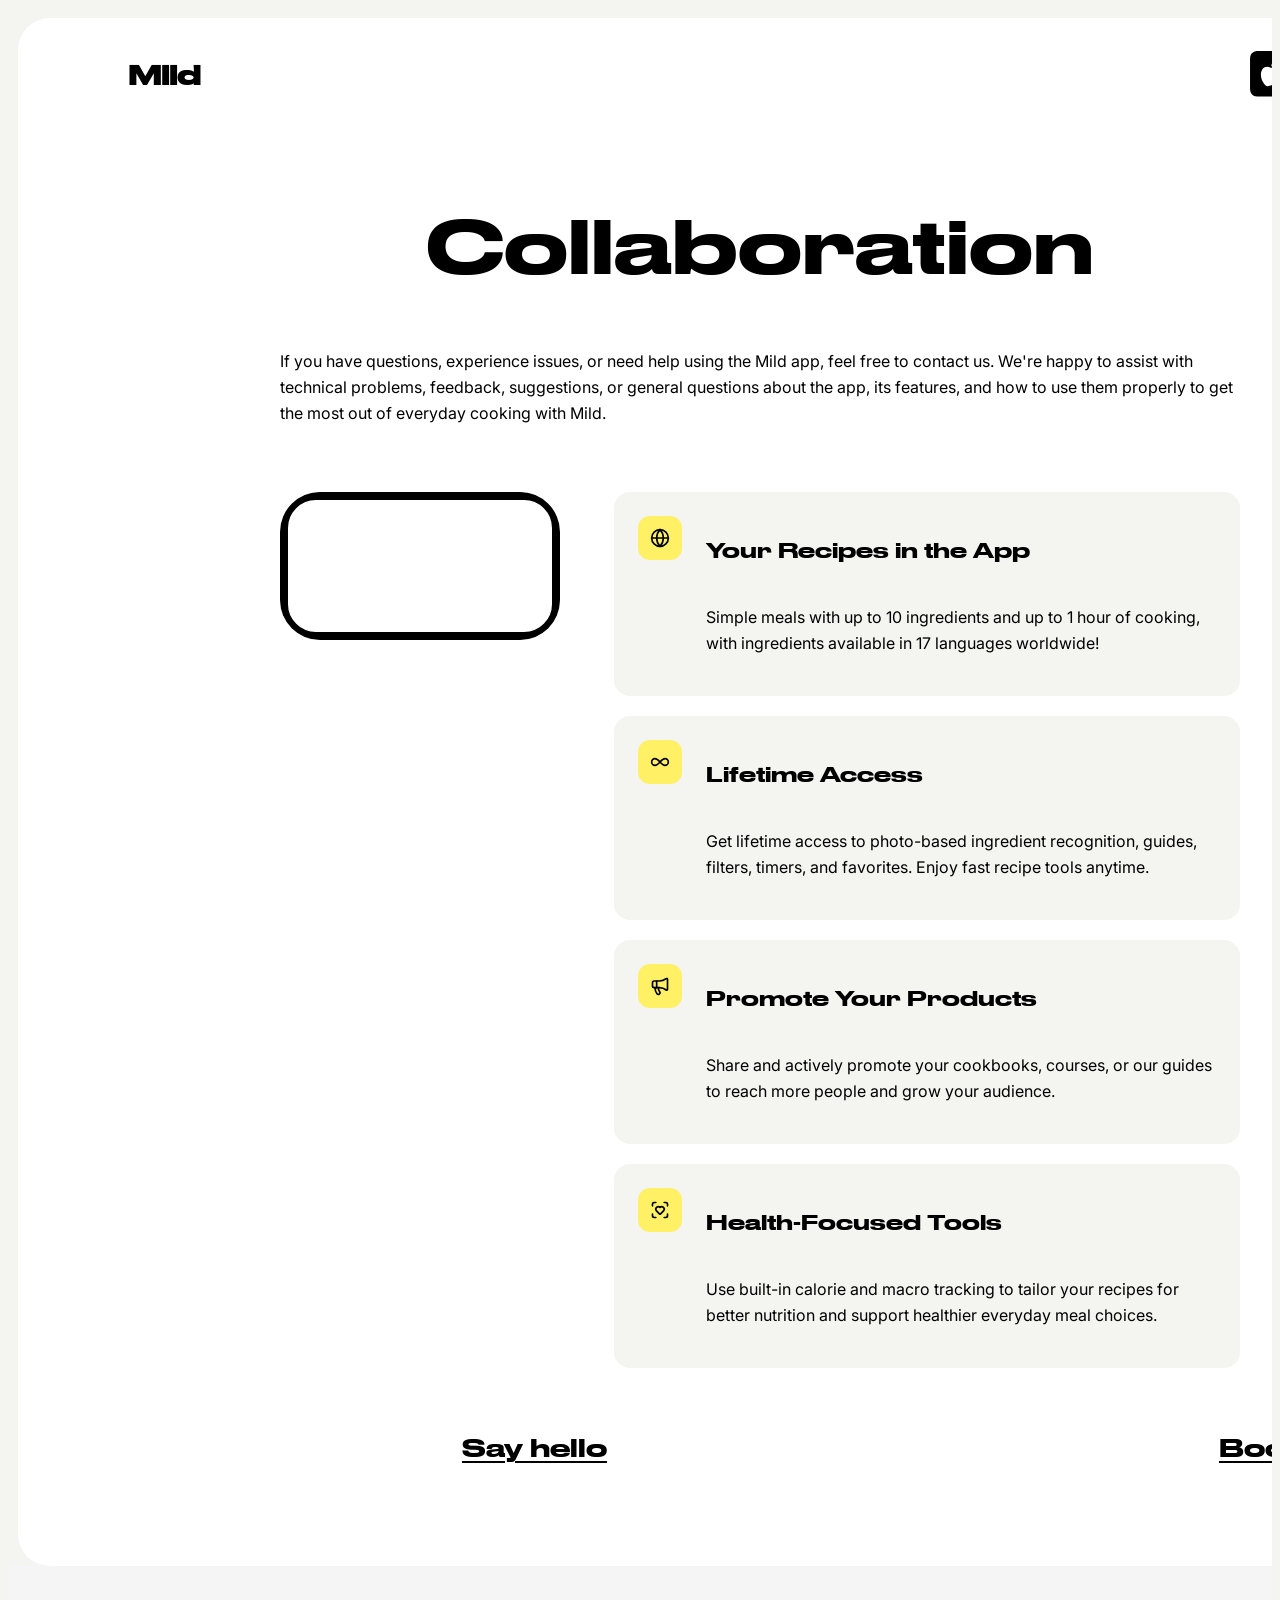
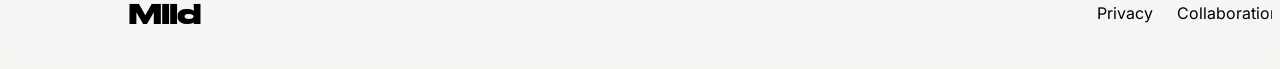
<file: collaboration.html>
<!DOCTYPE html>
<html lang="en">
<head>
    <meta charset="UTF-8">
    <meta name="viewport" content="width=device-width, initial-scale=1.0">
    <title>Collaboration - Mild | Partner with Our Recipe App</title>
    <meta name="description" content="Partner with Mild to share your recipes, promote your cooking products, and reach a global audience across 17 languages. Collaborate with our AI-powered recipe platform.">
    <meta name="keywords" content="Mild collaboration, recipe partnership, cooking app partnership, food blogger collaboration, recipe creator, chef partnership">
    <meta name="author" content="Mild">
    <meta name="robots" content="index, follow">
    <link rel="canonical" href="https://mildcook.app/collaboration.html">
    <link rel="icon" type="image/svg+xml" href="images/logo.svg">
    <link rel="stylesheet" href="styles.css">
    <link rel="preconnect" href="https://fonts.googleapis.com">
    <link rel="preconnect" href="https://fonts.gstatic.com" crossorigin>
    <link href="https://fonts.googleapis.com/css2?family=Inter:wght@400;500;600;700&display=swap" rel="stylesheet">
    <style>
        /* Druk Wide Font */
        @font-face {
            font-family: 'Druk Wide';
            src: url('Druk Wide-Medium-Web.woff2') format('woff2');
            font-weight: 500;
            font-style: normal;
        }

        /* Collaboration Page Specific Styles */
        .collaboration-page {
            min-height: 100vh;
            background: var(--background-dark);
        }

        .collaboration-shell {
            width: 100%;
            padding: 10px 10px 0;
        }

        .collaboration-card {
            width: 100%;
            background: var(--background-white);
            border-radius: 32px;
            padding: 32px 110px 104px;
        }

        .collaboration-hero {
            max-width: 1038px;
            margin: 104px auto 0;
            text-align: center;
        }

        .collaboration-title {
            color: var(--Text-primary);
            font-size: 72px;
            font-family: 'Druk Wide', sans-serif;
            font-weight: 500;
            line-height: 86px;
        }

        .collaboration-intro {
            max-width: 960px;
            margin: 40px auto 0;
            color: var(--Text-primary);
            font-size: 16px;
            font-family: 'Inter', sans-serif;
            font-weight: 400;
            line-height: 26px;
            text-align: left;
        }

        .collaboration-content {
            max-width: 960px;
            margin: 66px auto 0;
            display: flex;
            gap: 54px;
            align-items: flex-start;
        }

        /* Phone Mockup */
        .collab-phone-mockup {
            width: 280px;
            min-width: 280px;
            flex-shrink: 0;
            border-radius: 40px;
            overflow: hidden;
        }

        .collab-phone-video {
            width: 100%;
            height: auto;
            display: block;
            border-radius: 36px;
            border: 8px solid black;
            box-sizing: border-box;
        }

        /* Feature Cards */
        .collab-features {
            display: flex;
            flex-direction: column;
            gap: 20px;
            flex: 1;
        }

        .collab-feature-card {
            background: var(--background-dark);
            border-radius: 16px;
            padding: 24px;
            display: flex;
            gap: 24px;
            align-items: flex-start;
            border: none;
            outline: none;
            box-shadow: none;
        }

        .collab-feature-icon {
            width: 44px;
            height: 44px;
            min-width: 44px;
            background: var(--Button-primary);
            border-radius: 12px;
            display: flex;
            align-items: center;
            justify-content: center;
            border: none;
            outline: none;
            box-shadow: none;
        }

        .collab-feature-icon svg {
            width: 20px;
            height: 20px;
        }

        .collab-feature-text {
            display: flex;
            flex-direction: column;
            gap: 4px;
        }

        .collab-feature-title {
            color: var(--Text-primary);
            font-size: 20px;
            font-family: 'Druk Wide', sans-serif;
            font-weight: 500;
            line-height: 28px;
        }

        .collab-feature-desc {
            color: var(--Text-primary);
            font-size: 16px;
            font-family: 'Inter', sans-serif;
            font-weight: 400;
            line-height: 26px;
        }

        /* Contact Section */
        .collab-contact {
            max-width: 960px;
            margin: 66px auto 0;
            display: flex;
            justify-content: space-between;
            align-items: center;
            padding-left: 334px; /* 280px phone + 54px gap */
        }

        .collab-email {
            color: var(--Text-primary);
            font-size: 24px;
            font-family: 'Druk Wide', sans-serif;
            font-weight: 500;
            line-height: 28px;
            text-decoration: underline;
            text-decoration-thickness: 2px;
            text-underline-offset: 4px;
        }

        .collab-email:hover {
            opacity: 0.8;
        }

        .collab-call {
            color: var(--Text-primary);
            font-size: 24px;
            font-family: 'Druk Wide', sans-serif;
            font-weight: 500;
            line-height: 28px;
            text-decoration: underline;
            text-decoration-thickness: 2px;
            text-underline-offset: 4px;
        }

        .collab-call:hover {
            opacity: 0.8;
        }

        /* Scroll to top button */
        .scroll-to-top {
            position: fixed;
            bottom: 30px;
            right: 30px;
            width: 50px;
            height: 50px;
            background-color: #000;
            border-radius: 50%;
            display: flex;
            align-items: center;
            justify-content: center;
            cursor: pointer;
            z-index: 1000;
            border: none;
            opacity: 0;
            visibility: hidden;
            transition: opacity 0.3s ease, visibility 0.3s ease;
        }
        .scroll-to-top.visible {
            opacity: 1;
            visibility: visible;
        }
        .scroll-to-top:hover {
            opacity: 0.8;
        }
        .scroll-to-top svg {
            width: 20px;
            height: 20px;
            fill: none;
            stroke: #fff;
            stroke-width: 2;
            stroke-linecap: round;
            stroke-linejoin: round;
        }

        /* Responsive */
        @media (max-width: 1200px) {
            .collaboration-card {
                padding: 32px 60px 80px;
            }

            .collaboration-content {
                gap: 40px;
            }

            .collab-contact {
                gap: 60px;
            }
        }

        @media (max-width: 992px) {
            .collab-phone-mockup {
                width: 240px;
                min-width: 240px;
            }

            .collab-features {
                max-width: 500px;
            }

            .collab-contact {
                gap: 60px;
                padding-left: 294px; /* 240px phone + 54px gap */
            }
        }

        @media (max-width: 768px) {
            .collaboration-card {
                padding: 54px 30px 60px;
            }

            .collaboration-hero {
                margin-top: 72px;
            }

            .collaboration-title {
                font-size: clamp(32px, 10vw, 48px);
                line-height: 1.1;
            }

            .collaboration-intro {
                margin-top: 32px;
                font-size: 17px;
                line-height: 30px;
            }

            .collaboration-content {
                margin-top: 48px;
                flex-direction: column;
                align-items: center;
            }

            .collab-phone-mockup {
                width: 280px;
                min-width: 280px;
            }

            .collab-features {
                width: 100%;
                max-width: 100%;
            }

            .collab-contact {
                padding-left: 0;
                justify-content: center;
                gap: 60px;
            }

            .collab-feature-card {
                flex-direction: column;
                gap: 16px;
                border: none;
                outline: none;
                box-shadow: none;
            }

            .collab-feature-title {
                font-size: 18px;
                line-height: 24px;
            }

            .collab-feature-desc {
                font-size: 15px;
                line-height: 24px;
            }

            .collab-contact {
                margin-top: 48px;
                padding-left: 0;
            }

            .collab-email,
            .collab-call {
                font-size: 20px;
                line-height: 26px;
            }
        }

        @media (max-width: 480px) {
            .collaboration-title {
                font-size: clamp(28px, 9vw, 36px);
            }

            .collab-phone-mockup {
                width: 220px;
                min-width: 220px;
            }
        }
    </style>
</head>
<body class="collaboration-page">
    <main class="collaboration-shell">
        <div class="collaboration-card">
            <header class="privacy-header">
                <a href="index.html" class="privacy-brand">Mild</a>
                <a href="index.html" class="privacy-app-badge-link" aria-label="Download on the App Store">
                    <img src="images/App_Store_Badge.svg" alt="Download on the App Store" class="app-store-badge">
                </a>
            </header>

            <section class="collaboration-hero">
                <h1 class="collaboration-title">Collaboration</h1>
                <p class="collaboration-intro">
                    If you have questions, experience issues, or need help using the Mild app, feel free to contact us.
                    We're happy to assist with technical problems, feedback, suggestions, or general questions about the app,
                    its features, and how to use them properly to get the most out of everyday cooking with Mild.
                </p>
            </section>

            <div class="collaboration-content">
                <!-- Phone Mockup with Video -->
                <div class="collab-phone-mockup">
                    <video class="collab-phone-video" autoplay muted loop playsinline>
                        <source src="Video/colaboration.mp4" type="video/mp4">
                    </video>
                </div>

                <!-- Feature Cards -->
                <div class="collab-features">
                    <div class="collab-feature-card">
                        <div class="collab-feature-icon">
                            <!-- Globe -->
                            <svg xmlns="http://www.w3.org/2000/svg" width="24" height="24" viewBox="0 0 24 24" fill="none" stroke="currentColor" stroke-width="2" stroke-linecap="round" stroke-linejoin="round"><circle cx="12" cy="12" r="10"/><path d="M12 2a14.5 14.5 0 0 0 0 20 14.5 14.5 0 0 0 0-20"/><path d="M2 12h20"/></svg>
                        </div>
                        <div class="collab-feature-text">
                            <h3 class="collab-feature-title">Your Recipes in the App</h3>
                            <p class="collab-feature-desc">Simple meals with up to 10 ingredients and up to 1 hour of cooking, with ingredients available in 17 languages worldwide!</p>
                        </div>
                    </div>

                    <div class="collab-feature-card">
                        <div class="collab-feature-icon">
                            <!-- Infinity -->
                            <svg xmlns="http://www.w3.org/2000/svg" width="24" height="24" viewBox="0 0 24 24" fill="none" stroke="currentColor" stroke-width="2" stroke-linecap="round" stroke-linejoin="round"><path d="M6 16c5 0 7-8 12-8a4 4 0 0 1 0 8c-5 0-7-8-12-8a4 4 0 1 0 0 8"/></svg>
                        </div>
                        <div class="collab-feature-text">
                            <h3 class="collab-feature-title">Lifetime Access</h3>
                            <p class="collab-feature-desc">Get lifetime access to photo-based ingredient recognition, guides, filters, timers, and favorites. Enjoy fast recipe tools anytime.</p>
                        </div>
                    </div>

                    <div class="collab-feature-card">
                        <div class="collab-feature-icon">
                            <!-- Megaphone -->
                            <svg xmlns="http://www.w3.org/2000/svg" width="24" height="24" viewBox="0 0 24 24" fill="none" stroke="currentColor" stroke-width="2" stroke-linecap="round" stroke-linejoin="round"><path d="M11 6a13 13 0 0 0 8.4-2.8A1 1 0 0 1 21 4v12a1 1 0 0 1-1.6.8A13 13 0 0 0 11 14H5a2 2 0 0 1-2-2V8a2 2 0 0 1 2-2z"/><path d="M6 14a12 12 0 0 0 2.4 7.2 2 2 0 0 0 3.2-2.4A8 8 0 0 1 10 14"/><path d="M8 6v8"/></svg>
                        </div>
                        <div class="collab-feature-text">
                            <h3 class="collab-feature-title">Promote Your Products</h3>
                            <p class="collab-feature-desc">Share and actively promote your cookbooks, courses, or our guides to reach more people and grow your audience.</p>
                        </div>
                    </div>

                    <div class="collab-feature-card">
                        <div class="collab-feature-icon">
                            <!-- Scan Heart -->
                            <svg xmlns="http://www.w3.org/2000/svg" width="24" height="24" viewBox="0 0 24 24" fill="none" stroke="currentColor" stroke-width="2" stroke-linecap="round" stroke-linejoin="round"><path d="M17 3h2a2 2 0 0 1 2 2v2"/><path d="M21 17v2a2 2 0 0 1-2 2h-2"/><path d="M3 7V5a2 2 0 0 1 2-2h2"/><path d="M7 21H5a2 2 0 0 1-2-2v-2"/><path d="M7.828 13.07A3 3 0 0 1 12 8.764a3 3 0 0 1 4.172 4.306l-3.447 3.62a1 1 0 0 1-1.449 0z"/></svg>
                        </div>
                        <div class="collab-feature-text">
                            <h3 class="collab-feature-title">Health-Focused Tools</h3>
                            <p class="collab-feature-desc">Use built-in calorie and macro tracking to tailor your recipes for better nutrition and support healthier everyday meal choices.</p>
                        </div>
                    </div>
                </div>
            </div>

            <div class="collab-contact">
                <a href="&#109;&#97;&#105;&#108;&#116;&#111;&#58;&#116;&#97;&#115;&#116;&#101;&#64;&#109;&#105;&#108;&#100;&#99;&#111;&#111;&#107;&#46;&#97;&#112;&#112;" class="collab-email">Say hello</a>
                <a href="https://calendly.com/mitaras/30min" class="collab-call" target="_blank" rel="noopener noreferrer">Book a call</a>
            </div>
        </div>
    </main>

    <footer class="footer">
        <div class="footer-container">
            <a href="index.html" class="footer-brand">Mild</a>
            
            <div class="footer-right">
                <a href="privacy.html" class="footer-link">Privacy</a>
                <a href="collaboration.html" class="footer-link">Collaboration</a>
                <a href="contact.html" class="footer-link">Get in touch</a>
            </div>
        </div>
    </footer>

    <!-- Scroll to top button -->
    <button class="scroll-to-top" onclick="window.scrollTo({top: 0, behavior: 'smooth'})" aria-label="Scroll to top">
        <svg viewBox="0 0 24 24">
            <polyline points="18 15 12 9 6 15"></polyline>
        </svg>
    </button>

    <script>
        // Scroll to top button visibility
        (function() {
            var scrollBtn = document.
</file>
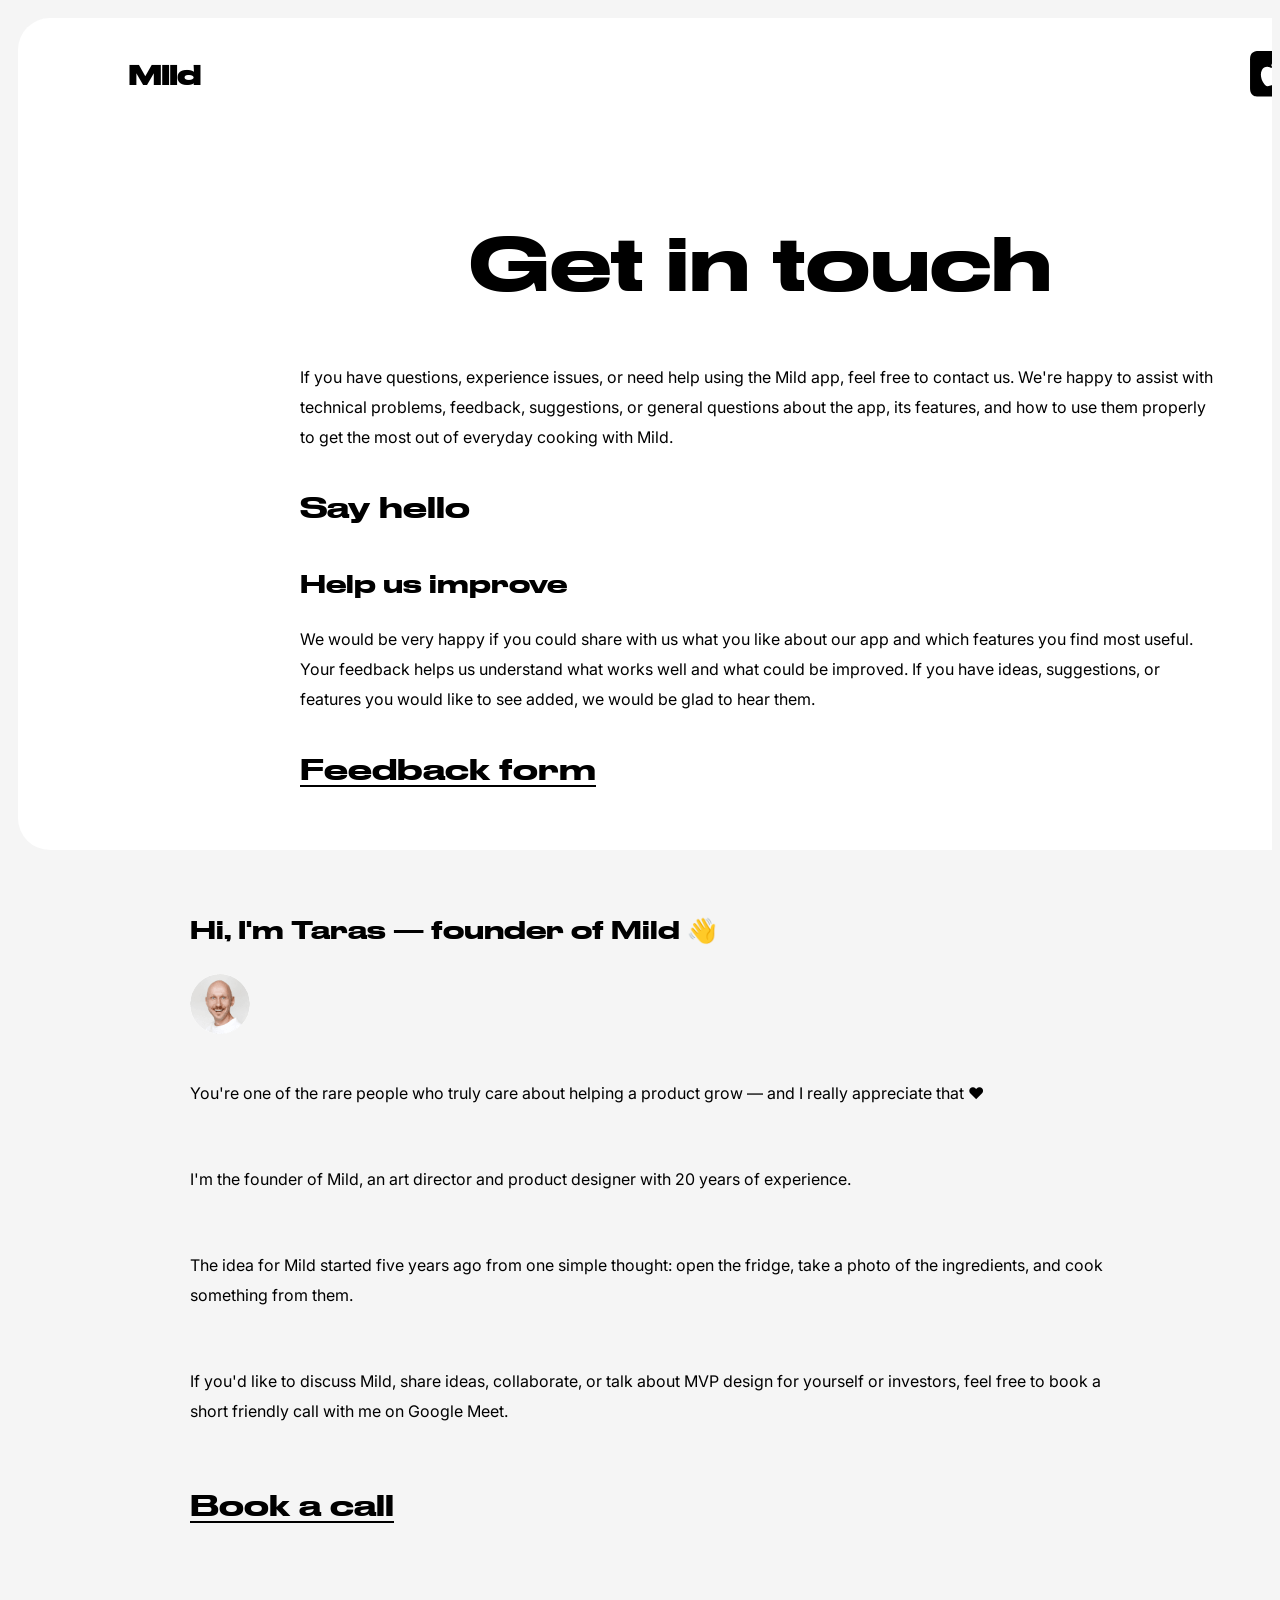
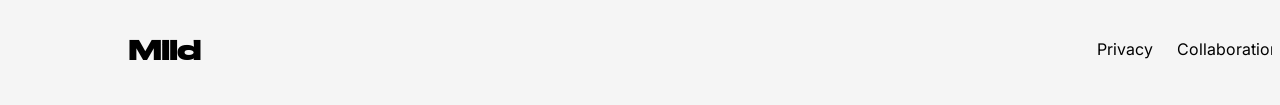
<file: contact.html>
<!DOCTYPE html>
<html lang="en">
<head>
    <meta charset="UTF-8">
    <meta name="viewport" content="width=device-width, initial-scale=1.0">
    <title>Contact Us - Mild | Get in Touch with Our Team</title>
    <meta name="description" content="Contact the Mild team for support, feedback, or collaboration. We're here to help you get the most out of your AI-powered recipe cooking experience.">
    <meta name="keywords" content="contact Mild, recipe app support, cooking app help, Mild feedback, recipe app contact">
    <meta name="author" content="Mild">
    <meta name="robots" content="index, follow">
    <link rel="canonical" href="https://mildcook.app/contact.html">
    <link rel="icon" type="image/svg+xml" href="images/logo.svg">
    <link rel="stylesheet" href="styles.css">
    <link rel="preconnect" href="https://fonts.googleapis.com">
    <link rel="preconnect" href="https://fonts.gstatic.com" crossorigin>
    <link href="https://fonts.googleapis.com/css2?family=Inter:wght@400;500;600;700&display=swap" rel="stylesheet">
    <style>
        /* Scroll to top button */
        .scroll-to-top {
            position: fixed;
            bottom: 30px;
            right: 30px;
            width: 50px;
            height: 50px;
            background-color: #000;
            border-radius: 50%;
            display: flex;
            align-items: center;
            justify-content: center;
            cursor: pointer;
            z-index: 1000;
            border: none;
            opacity: 0;
            visibility: hidden;
            transition: opacity 0.3s ease, visibility 0.3s ease;
        }
        .scroll-to-top.visible {
            opacity: 1;
            visibility: visible;
        }
        .scroll-to-top:hover {
            opacity: 0.8;
        }
        .scroll-to-top svg {
            width: 20px;
            height: 20px;
            fill: none;
            stroke: #fff;
            stroke-width: 2;
            stroke-linecap: round;
            stroke-linejoin: round;
        }
    </style>
</head>
<body class="contact-page">
    <main class="contact-shell">
        <div class="contact-card">
            <header class="privacy-header">
                <a href="index.html" class="privacy-brand">Mild</a>
                <a href="index.html" class="privacy-app-badge-link" aria-label="Download on the App Store">
                    <img src="images/App_Store_Badge.svg" alt="Download on the App Store" class="app-store-badge">
                </a>
            </header>

            <section class="contact-hero">
                <h1 class="contact-title">Get in touch</h1>
                <div class="contact-copy">
                    <p class="contact-text">
                        If you have questions, experience issues, or need help using the Mild app, feel free to contact us.
                        We're happy to assist with technical problems, feedback, suggestions, or general questions about the app,
                        its features, and how to use them properly to get the most out of everyday cooking with Mild.
                    </p>
                    <a href="&#109;&#97;&#105;&#108;&#116;&#111;&#58;&#116;&#97;&#115;&#116;&#101;&#64;&#109;&#105;&#108;&#100;&#99;&#111;&#111;&#107;&#46;&#97;&#112;&#112;" class="contact-email">Say hello</a>
                </div>
            </section>

            <section class="contact-feedback">
                <h2 class="contact-section-title">Help us improve</h2>
                <p class="contact-text">
                    We would be very happy if you could share with us what you like about our app and which features you find
                    most useful. Your feedback helps us understand what works well and what could be improved. If you have ideas,
                    suggestions, or features you would like to see added, we would be glad to hear them.
                </p>
                <a href="https://tally.so/r/w75N4P" class="contact-link" target="_blank" rel="noopener noreferrer">Feedback form</a>
            </section>
        </div>

        <section class="founder-section">
            <div class="founder-content">
                <h2 class="founder-title">Hi, I'm Taras — founder of Mild 👋</h2>
                <div class="founder-avatar-wrap">
                    <img src="images/foto.svg" alt="Taras, founder of Mild" class="founder-avatar">
                </div>
                <div class="founder-copy">
                    <p class="contact-text">You're one of the rare people who truly care about helping a product grow — and I really appreciate that ❤</p>
                    <p class="contact-text">I'm the founder of Mild, an art director and product designer with 20 years of experience.</p>
                    <p class="contact-text">The idea for Mild started five years ago from one simple thought: open the fridge, take a photo of the ingredients, and cook something from them.</p>
                    <p class="contact-text">If you'd like to discuss Mild, share ideas, collaborate, or talk about MVP design for yourself or investors, feel free to book a short friendly call with me on Google Meet.</p>
                    <a href="https://calendly.com/mitaras/30min" class="contact-link" target="_blank" rel="noopener noreferrer">Book a call</a>
                </div>
            </div>
        </section>
    </main>

    <footer class="footer">
        <div class="footer-container">
            <a href="index.html" class="footer-brand">Mild</a>
            
            <div class="footer-right">
                <a href="privacy.html" class="footer-link">Privacy</a>
                <a href="collaboration.html" class="footer-link">Collaboration</a>
                <a href="contact.html" class="footer-link">Get in touch</a>
            </div>
        </div>
    </footer>
    
    <!-- Scroll to top button -->
    <button class="scroll-to-top" onclick="window.scrollTo({top: 0, behavior: 'smooth'})" aria-label="Scroll to top">
        <svg viewBox="0 0 24 24">
            <polyline points="18 15 12 9 6 15"></polyline>
        </svg>
    </button>
    
    <script>
        // Scroll to top button visibility
        (function() {
            var scrollBtn = document.
</file>
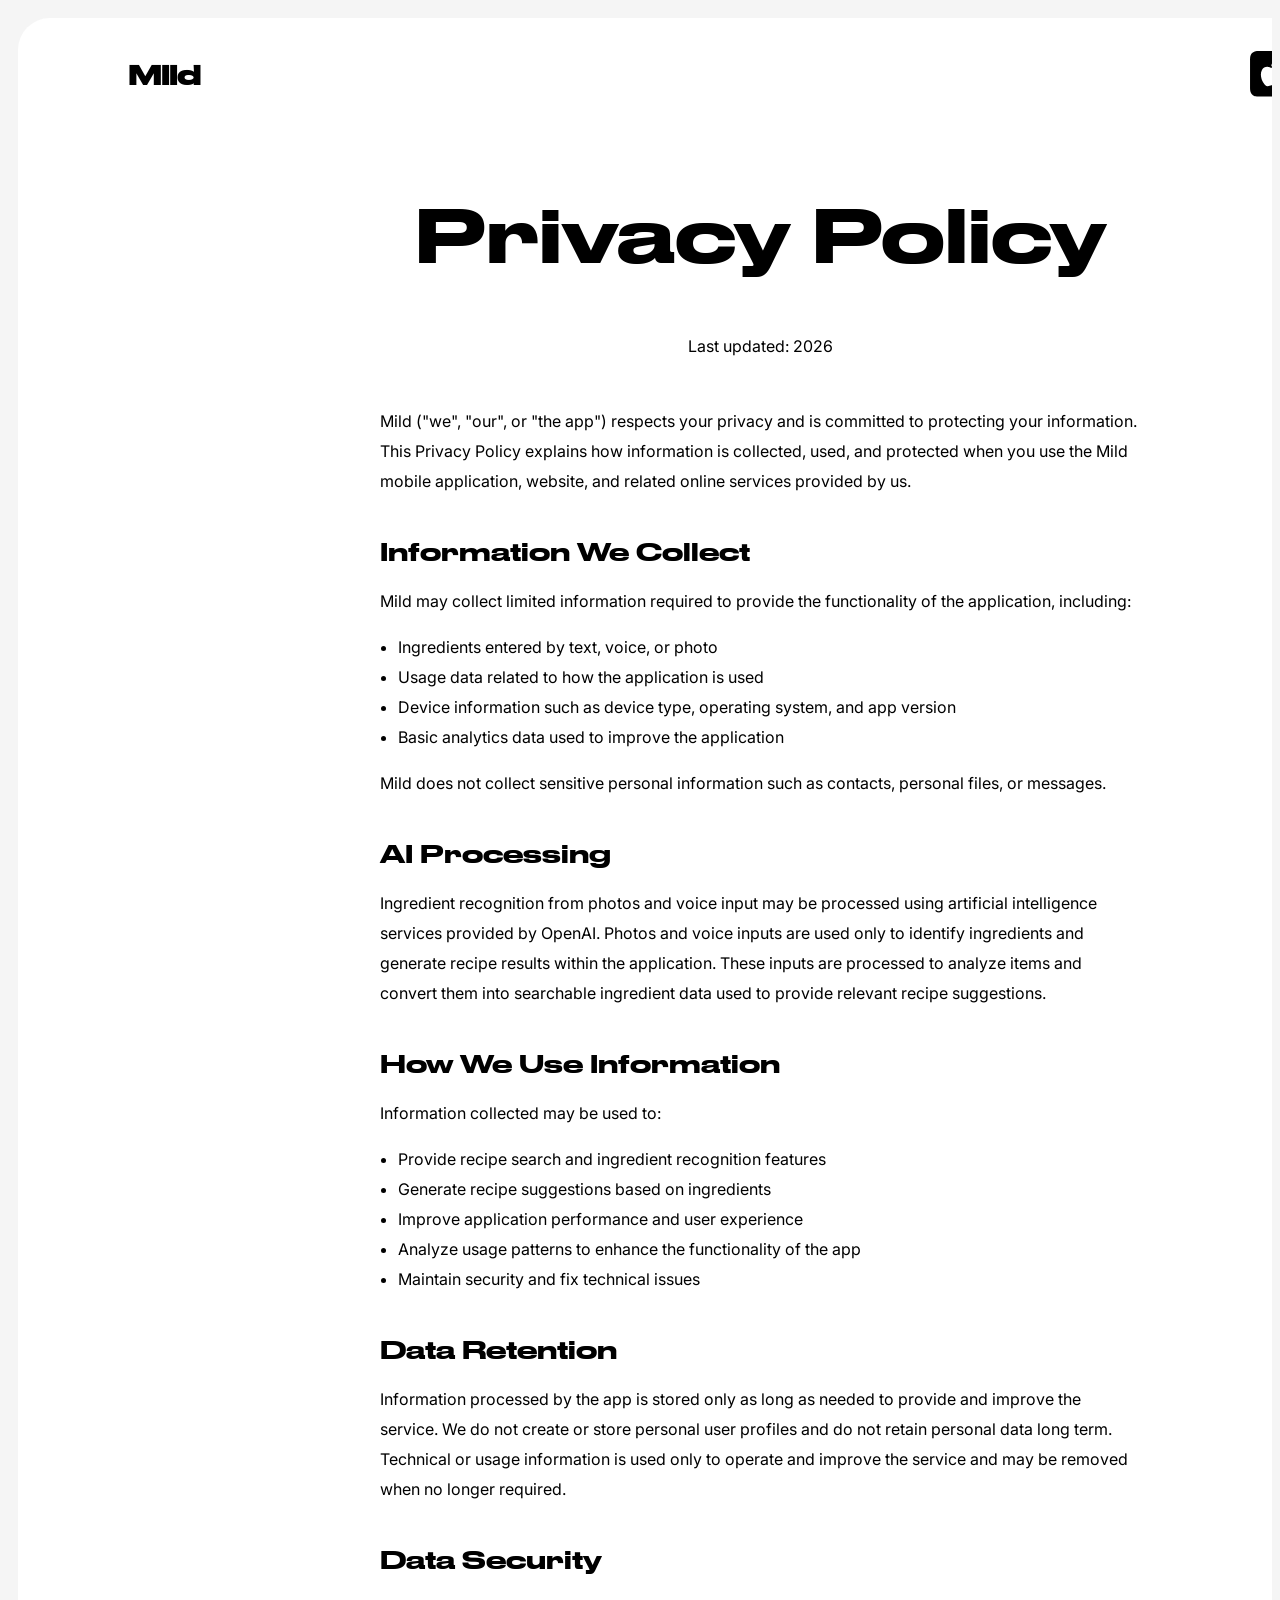
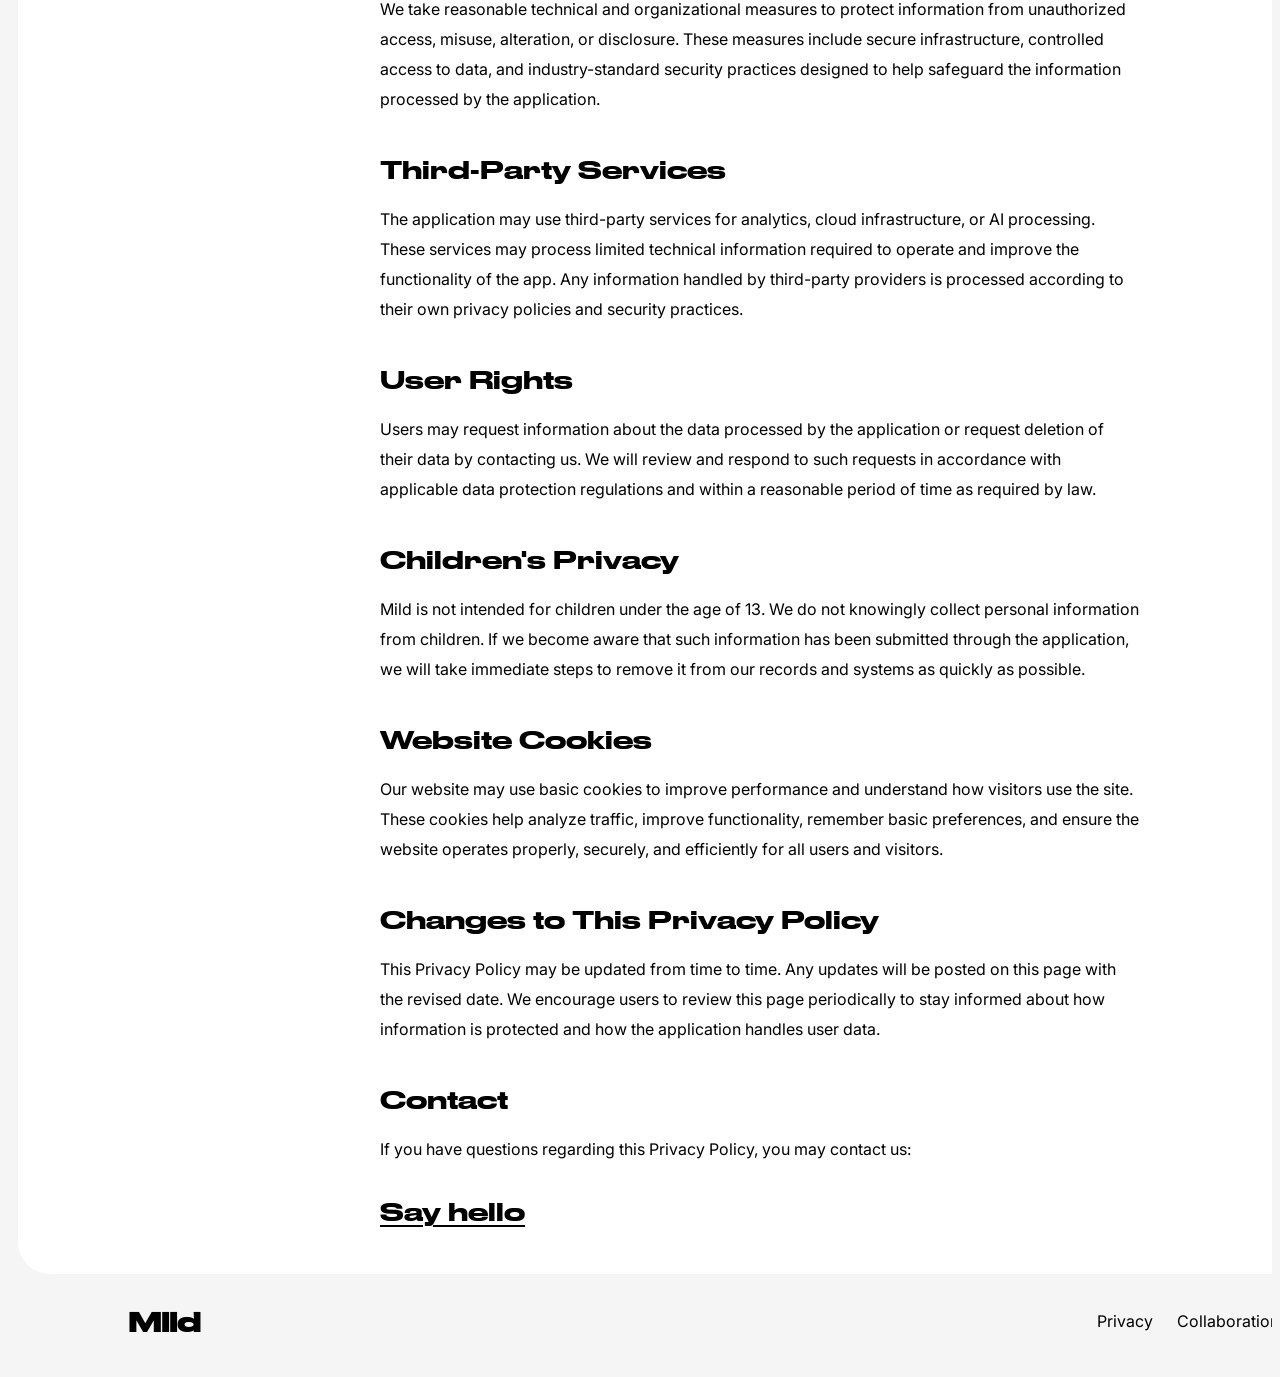
<file: privacy.html>
<!DOCTYPE html>
<html lang="en">
<head>
    <meta charset="UTF-8">
    <meta name="viewport" content="width=device-width, initial-scale=1.0">
    <title>Privacy Policy - Mild | Recipe App Privacy</title>
    <meta name="description" content="Learn how Mild protects your privacy. Our cooking app collects minimal data to provide AI-powered recipe search from your ingredients.">
    <meta name="keywords" content="Mild privacy policy, recipe app privacy, cooking app data protection, AI recipe privacy, ingredient recognition privacy">
    <meta name="author" content="Mild">
    <meta name="robots" content="index, follow">
    <link rel="canonical" href="https://mildcook.app/privacy.html">
    <link rel="icon" type="image/svg+xml" href="images/logo.svg">
    <link rel="stylesheet" href="styles.css">
    <link rel="preconnect" href="https://fonts.googleapis.com">
    <link rel="preconnect" href="https://fonts.gstatic.com" crossorigin>
    <link href="https://fonts.googleapis.com/css2?family=Inter:wght@400;500;600;700&display=swap" rel="stylesheet">
    <style>
        /* Scroll to top button */
        .scroll-to-top {
            position: fixed;
            bottom: 30px;
            right: 30px;
            width: 50px;
            height: 50px;
            background-color: #000;
            border-radius: 50%;
            display: flex;
            align-items: center;
            justify-content: center;
            cursor: pointer;
            z-index: 1000;
            border: none;
            opacity: 0;
            visibility: hidden;
            transition: opacity 0.3s ease, visibility 0.3s ease;
        }
        .scroll-to-top.visible {
            opacity: 1;
            visibility: visible;
        }
        .scroll-to-top:hover {
            opacity: 0.8;
        }
        .scroll-to-top svg {
            width: 20px;
            height: 20px;
            fill: none;
            stroke: #fff;
            stroke-width: 2;
            stroke-linecap: round;
            stroke-linejoin: round;
        }
    </style>
</head>
<body class="privacy-page">
    <main class="privacy-shell">
        <div class="privacy-card">
            <header class="privacy-header">
                <a href="index.html" class="privacy-brand">Mild</a>
                <a href="index.html" class="privacy-app-badge-link" aria-label="Download on the App Store">
                    <img src="images/App_Store_Badge.svg" alt="Download on the App Store" class="app-store-badge">
                </a>
            </header>

            <section class="privacy-hero">
                <h1 class="privacy-title">Privacy Policy</h1>
                <p class="privacy-updated">Last updated: 2026</p>
            </section>

            <div class="privacy-content">
                <p class="privacy-intro">
                    Mild ("we", "our", or "the app") respects your privacy and is committed to protecting your information.
                    This Privacy Policy explains how information is collected, used, and protected when you use the Mild
                    mobile application, website, and related online services provided by us.
                </p>

                <section class="privacy-section">
                    <h2 class="privacy-section-title">Information We Collect</h2>
                    <p class="privacy-text">Mild may collect limited information required to provide the functionality of the application, including:</p>
                    <ul class="privacy-list">
                        <li>Ingredients entered by text, voice, or photo</li>
                        <li>Usage data related to how the application is used</li>
                        <li>Device information such as device type, operating system, and app version</li>
                        <li>Basic analytics data used to improve the application</li>
                    </ul>
                    <p class="privacy-text">Mild does not collect sensitive personal information such as contacts, personal files, or messages.</p>
                </section>

                <section class="privacy-section">
                    <h2 class="privacy-section-title">AI Processing</h2>
                    <p class="privacy-text">
                        Ingredient recognition from photos and voice input may be processed using artificial intelligence
                        services provided by OpenAI. Photos and voice inputs are used only to identify ingredients and
                        generate recipe results within the application. These inputs are processed to analyze items and
                        convert them into searchable ingredient data used to provide relevant recipe suggestions.
                    </p>
                </section>

                <section class="privacy-section">
                    <h2 class="privacy-section-title">How We Use Information</h2>
                    <p class="privacy-text">Information collected may be used to:</p>
                    <ul class="privacy-list">
                        <li>Provide recipe search and ingredient recognition features</li>
                        <li>Generate recipe suggestions based on ingredients</li>
                        <li>Improve application performance and user experience</li>
                        <li>Analyze usage patterns to enhance the functionality of the app</li>
                        <li>Maintain security and fix technical issues</li>
                    </ul>
                </section>

                <section class="privacy-section">
                    <h2 class="privacy-section-title">Data Retention</h2>
                    <p class="privacy-text">
                        Information processed by the app is stored only as long as needed to provide and improve the service.
                        We do not create or store personal user profiles and do not retain personal data long term. Technical
                        or usage information is used only to operate and improve the service and may be removed when no longer required.
                    </p>
                </section>

                <section class="privacy-section">
                    <h2 class="privacy-section-title">Data Security</h2>
                    <p class="privacy-text">
                        We take reasonable technical and organizational measures to protect information from unauthorized access,
                        misuse, alteration, or disclosure. These measures include secure infrastructure, controlled access to data,
                        and industry-standard security practices designed to help safeguard the information processed by the application.
                    </p>
                </section>

                <section class="privacy-section">
                    <h2 class="privacy-section-title">Third-Party Services</h2>
                    <p class="privacy-text">
                        The application may use third-party services for analytics, cloud infrastructure, or AI processing.
                        These services may process limited technical information required to operate and improve the functionality
                        of the app. Any information handled by third-party providers is processed according to their own privacy
                        policies and security practices.
                    </p>
                </section>

                <section class="privacy-section">
                    <h2 class="privacy-section-title">User Rights</h2>
                    <p class="privacy-text">
                        Users may request information about the data processed by the application or request deletion of their
                        data by contacting us. We will review and respond to such requests in accordance with applicable data
                        protection regulations and within a reasonable period of time as required by law.
                    </p>
                </section>

                <section class="privacy-section">
                    <h2 class="privacy-section-title">Children's Privacy</h2>
                    <p class="privacy-text">
                        Mild is not intended for children under the age of 13. We do not knowingly collect personal information
                        from children. If we become aware that such information has been submitted through the application, we
                        will take immediate steps to remove it from our records and systems as quickly as possible.
                    </p>
                </section>

                <section class="privacy-section">
                    <h2 class="privacy-section-title">Website Cookies</h2>
                    <p class="privacy-text">
                        Our website may use basic cookies to improve performance and understand how visitors use the site.
                        These cookies help analyze traffic, improve functionality, remember basic preferences, and ensure the
                        website operates properly, securely, and efficiently for all users and visitors.
                    </p>
                </section>

                <section class="privacy-section">
                    <h2 class="privacy-section-title">Changes to This Privacy Policy</h2>
                    <p class="privacy-text">
                        This Privacy Policy may be updated from time to time. Any updates will be posted on this page with the
                        revised date. We encourage users to review this page periodically to stay informed about how information
                        is protected and how the application handles user data.
                    </p>
                </section>

                <section class="privacy-section">
                    <h2 class="privacy-section-title">Contact</h2>
                    <p class="privacy-text">If you have questions regarding this Privacy Policy, you may contact us:</p>
                    <a href="&#109;&#97;&#105;&#108;&#116;&#111;&#58;&#116;&#97;&#115;&#116;&#101;&#64;&#109;&#105;&#108;&#100;&#99;&#111;&#111;&#107;&#46;&#97;&#112;&#112;" class="privacy-email">Say hello</a>
                </section>
            </div>
        </div>
    </main>

    <footer class="footer">
        <div class="footer-container">
            <a href="index.html" class="footer-brand">Mild</a>
            
            <div class="footer-right">
                <a href="privacy.html" class="footer-link">Privacy</a>
                <a href="collaboration.html" class="footer-link">Collaboration</a>
                <a href="contact.html" class="footer-link">Get in touch</a>
            </div>
        </div>
    </footer>
    
    <!-- Scroll to top button -->
    <button class="scroll-to-top" onclick="window.scrollTo({top: 0, behavior: 'smooth'})" aria-label="Scroll to top">
        <svg viewBox="0 0 24 24">
            <polyline points="18 15 12 9 6 15"></polyline>
        </svg>
    </button>
    
    <script>
        // Scroll to top button visibility
        (function() {
            var scrollBtn = document.
</file>
<file: styles.css>
@font-face {
font-family: 'Druk Wide';
src: url('Druk Wide-Medium-Web.woff2') format('woff2');
font-weight: 500;
font-style: normal;
}

:root {
--Text-primary: black;
--Text-white: white;
--Text-secondary: #7E7E7E;
--background-dark: #F4F5F0;
--background-white: white;
--background-white-60: rgba(255, 255, 255, 0.60);
--background-stroke: rgba(204, 204, 202, 0.30);
--Button-primary: #FFF066;
--Button-secondary: black;
--Icons-black: black;
--Icons-white: white;
}

- {
  margin: 0;
  padding: 0;
  box-sizing: border-box;
  }

body {
font-family: 'Inter', sans-serif;
background-color: var(--background-dark);
overflow-x: hidden;
}

html {
overflow-x: hidden;
}

.header {
width: 100%;
align-self: stretch;
padding: 0;
}

.header-container {
width: 100%;
height: 100%;
display: inline-flex;
justify-content: space-between;
align-items: center;
}

.logo-section {
width: 234px;
display: flex;
justify-content: flex-start;
align-items: center;
gap: 10px;
flex-shrink: 1;
min-width: 0;
}

.logo {
color: var(--Text-primary);
font-size: 26px;
font-family: 'Druk Wide', sans-serif;
font-weight: 700;
word-wrap: break-word;
}

.icons-section {
width: 121px;
display: inline-flex;
flex-direction: column;
justify-content: flex-start;
align-items: center;
gap: 8px;
flex-shrink: 0;
display: none;
}

.icons-wrapper {
display: inline-flex;
justify-content: flex-start;
align-items: center;
gap: 12px;
}

.icon-button {
width: 48px;
height: 48px;
padding: 0;
background: transparent;
border-radius: 16px;
border: none;
cursor: pointer;
display: flex;
justify-content: center;
align-items: center;
transition: opacity 0.2s;
position: relative;
}

.icon-button:hover {
opacity: 0.8;
}

.icon-image {
width: 48px;
height: 48px;
display: block;
object-fit: contain;
object-position: center;
flex-shrink: 0;
transform: translateX(-48px);
}

.android-tooltip {
position: absolute;
top: calc(100% + 8px);
left: 50%;
transform: translateX(-50%) translateY(4px);
background: var(--background-white-60);
backdrop-filter: blur(30px);
color: var(--Text-primary);
padding: 8px 16px;
border-radius: 12px;
font-family: 'Druk Wide', sans-serif;
font-size: 16px;
font-weight: 500;
line-height: 24px;
white-space: nowrap;
opacity: 0;
visibility: hidden;
pointer-events: none;
transition: opacity 0.2s ease, visibility 0.2s ease, transform 0.2s ease;
box-shadow: 0 6px 14px rgba(0, 0, 0, 0.1);
z-index: 1000;
}

.icon-button:hover .android-tooltip {
opacity: 1;
visibility: visible;
transform: translateX(-50%) translateY(0);
}

.android-tooltip::after {
content: '';
position: absolute;
bottom: 100%;
left: 50%;
transform: translateX(-50%);
width: 0;
height: 0;
border-left: 6px solid transparent;
border-right: 6px solid transparent;
border-bottom: 6px solid var(--background-white-60);
}

.actions-section {
display: flex;
justify-content: flex-start;
align-items: center;
gap: 8px;
flex-shrink: 1;
min-width: 0;
}

.app-store-badge {
height: 48px;
width: auto;
display: block;
flex-shrink: 0;
}

.btn {
padding: 12px 24px;
border-radius: 16px;
border: none;
cursor: pointer;
display: flex;
justify-content: center;
align-items: center;
gap: 10px;
font-family: 'Inter', sans-serif;
font-size: 18px;
font-weight: 600;
line-height: 24px;
word-wrap: break-word;
transition: opacity 0.2s;
}

.btn:hover {
opacity: 0.8;
}

.btn-text {
background: transparent;
color: var(--Text-primary);
}

.btn-fill {
background: var(--Button-secondary);
color: var(--Text-white);
font-size: 16px;
}

.actions-section .btn-fill,
.btn-primary {
font-size: 16px;
}

.hero-section {
width: 100%;
min-height: 100vh;
display: inline-flex;
flex-direction: column;
justify-content: flex-start;
align-items: center;
gap: 72px;
padding: 10px 10px;
position: relative;
overflow: hidden;
}

.hero-container {
width: 100%;
max-width: 100%;
padding-top: 32px;
padding-bottom: 4px;
padding-left: 110px;
padding-right: 110px;
position: relative;
background: var(--background-white);
border-radius: 32px;
display: inline-flex;
flex-direction: column;
justify-content: flex-start;
align-items: center;
gap: 72px;
overflow: visible;
}

.hero-content {
align-self: stretch;
display: flex;
flex-direction: column;
justify-content: flex-start;
align-items: center;
gap: 40px;
position: relative;
z-index: 2;
}

.hero-decor {
position: absolute;
pointer-events: none;
object-fit: contain;
z-index: 1;
transition: transform 0.35s ease-in-out, opacity 0.25s ease-in-out;
opacity: 1;
will-change: transform, opacity;
}

.hero-decor.hide-behind-phone {
z-index: 0;
opacity: 0;
transition: transform 0.35s ease-in-out, opacity 0.25s ease-in-out 0.15s;
}

.hero-decor-1.hide-behind-phone {
transform: translateX(var(--target-x, 578.5px)) translateY(var(--target-y, 515.5px)) rotate(-14deg);
transform-origin: center center;
}

.hero-decor-3.hide-behind-phone {
transform: translateX(var(--target-x, -400.5px)) translateY(var(--target-y, 515.5px)) rotate(7deg);
transform-origin: center center;
}

.hero-decor-2.hide-behind-phone {
transform: translateX(var(--target-x, 478.5px)) translateY(var(--target-y, 315.5px));
transform-origin: center center;
}

.hero-decor-4.hide-behind-phone {
transform: translateX(var(--target-x, -300.5px)) translateY(var(--target-y, 315.5px)) rotate(8deg);
transform-origin: center center;
}

.hero-decor-5.hide-behind-phone {
transform: translateX(var(--target-x, 358.5px)) translateY(var(--target-y, 132.5px));
transform-origin: center center;
}

.hero-decor-6.hide-behind-phone {
transform: translateX(var(--target-x, -175.5px)) translateY(var(--target-y, 151.5px));
transform-origin: center center;
}

.hero-decor-1 {
width: 157px;
height: 157px;
left: 80px;
top: 360px;
transform: rotate(-14deg);
transform-origin: center center;
}

.hero-decor-2 {
width: 157px;
height: 157px;
left: 180px;
top: 560px;
}

.hero-decor-5 {
width: 140px;
height: 143px;
left: 300px;
top: 700px;
bottom: auto;
}

.hero-decor-3 {
width: 157px;
height: 146.66px;
right: 70px;
top: 310px;
transform: rotate(7deg);
transform-origin: center center;
}

.hero-decor-4 {
width: 157px;
height: 157px;
right: 180px;
top: 560px;
transform: rotate(8deg);
transform-origin: center center;
}

.hero-decor-6 {
width: 162px;
height: 162px;
right: 300px;
top: 700px;
bottom: auto;
}

@media (min-width: 769px) and (max-width: 1303px) {
.hero-decor-5,
.hero-decor-6 {
display: none;
}
}

@media (max-width: 1400px) {
.hero-decor-1 { top: 400px; }
.hero-decor-3 { top: 450px; }
.hero-decor-2, .hero-decor-4 { top: 560px; }
}

@media (max-width: 1200px) {
.hero-decor-1 { top: 400px; }
.hero-decor-3 { top: 450px; }
.hero-decor-2, .hero-decor-4 { top: 560px; }
}

.hero-text {
align-self: stretch;
display: flex;
flex-direction: column;
justify-content: flex-start;
align-items: center;
gap: 16px;
}

.hero-title {
width: 1038px;
max-width: 100%;
text-align: center;
color: var(--Text-primary);
font-size: 72px;
font-family: 'Druk Wide', sans-serif;
font-weight: 500;
line-height: 86px;
word-wrap: break-word;
}

.hero-description {
width: 550px;
max-width: 100%;
text-align: center;
color: var(--Text-primary);
font-size: 16px;
font-family: 'Inter', sans-serif;
font-weight: 400;
line-height: 26px;
word-wrap: break-word;
}

.btn-primary {
width: 180px;
height: 60px;
padding: 16px 24px;
background: var(--Button-primary);
border-radius: 16px;
color: var(--Text-primary);
font-size: 16px;
font-weight: 600;
line-height: 24px;
white-space: nowrap;
overflow: hidden;
text-overflow: ellipsis;
}

.hero-cta-button {
width: auto;
height: auto;
padding: 18px 24px;
}

.hero-tabs {
width: 100%;
display: flex;
justify-content: center;
align-items: center;
gap: 0;
margin-bottom: 40px;
}

.hero-tab {
width: 116px;
height: 36px;
padding: 11px 10px;
border-radius: 10px;
border: none;
background: transparent;
cursor: pointer;
display: flex;
justify-content: center;
align-items: center;
gap: 10px;
transition: background-color 0.3s ease;
}

.hero-tab:not(:last-child) {
margin-right: 1px;
}

.hero-tab.active {
background: #ECECE5;
}

.hero-tab:hover:not(.active) {
background: rgba(236, 236, 229, 0.5);
}

.hero-tab-text {
color: var(--Text-primary);
font-size: 16px;
font-family: 'Inter', sans-serif;
font-weight: 500;
line-height: 24px;
word-wrap: break-word;
}

.phone-mockup {
width: 393px;
position: relative;
z-index: 10;
display: flex;
flex-direction: column;
align-items: center;
}

.phones-container {
width: 440px;
height: 1050px;
position: relative;
overflow: visible;
background: transparent;
border-radius: 40px;
}

.phones-container::before {
display: none;
}

.phone-frame {
width: 440px;
height: 1050px;
position: absolute;
top: 0;
left: 0;
background: transparent;
overflow: visible;
border-radius: 40px;
box-sizing: border-box;
opacity: 0;
pointer-events: none;
z-index: 1;
}

.phone-frame.active {
opacity: 1;
pointer-events: auto;
z-index: 2;
}

.hero-frame-video {
width: 100%;
aspect-ratio: 406 / 865;
object-fit: cover;
object-position: top center;
display: block;
border-radius: 48px;
border: 8px solid black;
box-sizing: border-box;
}

.video-preloader {
position: absolute;
top: 0;
left: 0;
width: 100%;
height: 100%;
background: black;
display: flex;
justify-content: center;
align-items: center;
z-index: 10;
opacity: 0;
visibility: hidden;
transition: opacity 0.2s ease, visibility 0.2s ease;
pointer-events: none;
}

.video-preloader.active {
opacity: 1;
visibility: visible;
}

.video-preloader-dots {
display: flex;
gap: 8px;
align-items: center;
justify-content: center;
}

.video-preloader-dot {
width: 8px;
height: 8px;
background: white;
border-radius: 50%;
opacity: 0;
transform: scale(0);
animation: preloaderDotPulse 1.4s ease-in-out infinite;
}

.video-preloader-dot:nth-child(1) { animation-delay: 0s; }
.video-preloader-dot:nth-child(2) { animation-delay: 0.2s; }
.video-preloader-dot:nth-child(3) { animation-delay: 0.4s; }
.video-preloader-dot:nth-child(4) { animation-delay: 0.6s; }

@keyframes preloaderDotPulse {
0% { opacity: 0; transform: scale(0); }
50% { opacity: 1; transform: scale(1); }
100% { opacity: 0; transform: scale(0); }
}

.phone-status-bar {
width: 390px;
height: 54px;
position: absolute;
left: 0;
top: 0;
display: flex;
justify-content: space-between;
align-items: center;
padding: 0 20px;
}

.status-time {
width: 35.45px;
height: 21.79px;
text-align: center;
color: var(--Text-primary);
font-size: 17px;
font-family: 'Inter', sans-serif;
font-weight: 600;
line-height: 22px;
}

.status-icons {
display: flex;
gap: 4px;
align-items: center;
}

.status-icon {
width: 17px;
height: 12px;
background: var(--Text-primary);
border-radius: 2px;
}

.status-icon:first-child {
width: 20.84px;
height: 8.92px;
border-radius: 2.50px;
}

.status-icon:nth-child(2) {
width: 24.81px;
height: 12.88px;
border-radius: 4.30px;
border: 1px var(--Text-primary) solid;
opacity: 0.35;
background: transparent;
}

.status-icon:nth-child(3) {
width: 1.32px;
height: 4.04px;
opacity: 0.40;
}

.phone-content {
width: 393px;
padding: 85px 22px 0;
position: absolute;
top: 0;
left: 0;
display: flex;
flex-direction: column;
gap: 16px;
}

.phone-header {
width: 100%;
display: flex;
flex-direction: column;
justify-content: center;
align-items: center;
gap: 16px;
}

.phone-greeting {
align-self: stretch;
text-align: center;
color: var(--Text-primary);
font-size: 30px;
font-family: 'Druk Wide', sans-serif;
font-weight: 700;
line-height: 30px;
word-wrap: break-word;
}

.phone-user-info {
position: absolute;
left: 130px;
top: 156px;
display: flex;
flex-direction: column;
align-items: center;
gap: 8px;
}

.user-avatar {
width: 50px;
height: 50px;
background: white;
border-radius: 9999px;
object-fit: cover;
}

.user-name {
color: var(--Text-primary);
font-size: 16px;
font-family: 'Inter', sans-serif;
font-weight: 600;
line-height: 19.20px;
word-wrap: break-word;
margin-top: 8px;
}

.phone-card {
width: 353px;
min-height: 360px;
padding: 32px;
background: white;
overflow: hidden;
border-radius: 20px;
display: flex;
flex-direction: column;
justify-content: space-between;
align-items: center;
margin-top: 80px;
}

.card-title {
width: 320.61px;
text-align: center;
color: var(--Text-primary);
font-size: 20px;
font-family: 'Inter', sans-serif;
font-weight: 600;
line-height: 24px;
word-wrap: break-word;
}

.card-image-container {
align-self: stretch;
height: 203px;
position: relative;
display: flex;
justify-content: center;
align-items: center;
}

.card-image {
width: 264px;
height: 238.10px;
object-fit: cover;
border-radius: 12px;
}

.hero-phone-video {
width: 264px;
height: 238.10px;
object-fit: cover;
border-radius: 12px;
display: block;
border: 6px black solid;
box-sizing: border-box;
}

.card-info {
color: var(--Text-secondary);
font-size: 16px;
font-family: 'Inter', sans-serif;
font-weight: 500;
line-height: 22px;
word-wrap: break-word;
}

.phone-button {
width: 100%;
height: 60px;
padding: 0 32px;
background: var(--Button-secondary);
border-radius: 20px;
border: none;
display: inline-flex;
justify-content: center;
align-items: center;
gap: 10px;
margin-top: 20px;
cursor: pointer;
transition: opacity 0.2s;
}

.phone-button:hover {
opacity: 0.8;
}

.phone-button div {
text-align: center;
color: var(--Text-white);
font-size: 16px;
font-family: 'Inter', sans-serif;
font-weight: 600;
line-height: 19.20px;
word-wrap: break-word;
}

.phone-bottom-nav {
width: 392px;
position: absolute;
left: 1px;
bottom: 0;
background: var(--background-dark);
display: flex;
flex-direction: column;
justify-content: flex-start;
align-items: flex-start;
}

.phone-bottom-nav > div:first-child {
align-self: stretch;
padding: 0 20px;
background: var(--background-dark);
overflow: hidden;
display: inline-flex;
justify-content: center;
align-items: center;
}

.nav-item {
flex: 1 1 0;
height: 60px;
padding: 10px;
overflow: hidden;
display: flex;
justify-content: center;
align-items: center;
gap: 10px;
}

.nav-icon {
width: 24px;
height: 24px;
position: relative;
}

.nav-item.active .nav-icon::after {
content: '';
width: 22px;
height: 22px;
left: 1px;
top: 1px;
position: absolute;
border-radius: 1px;
outline: 2px var(--Text-primary) solid;
outline-offset: -1px;
}

.nav-item:not(.active) .nav-icon::after {
content: '';
width: 22px;
height: 22px;
left: 1px;
top: 1px;
position: absolute;
border-radius: 1px;
outline: 2px #A1A09F solid;
outline-offset: -1px;
}

.nav-indicator {
display: none !important;
}

.nav-indicator::after {
display: none !important;
content: none !important;
transform: translateX(-50%);
position: absolute;
background: var(--Text-primary);
border-radius: 10px;
}

.reasons-section {
width: 100%;
padding: 104px 80px;
display: flex;
flex-direction: column;
justify-content: flex-start;
align-items: center;
gap: 72px;
}

.reasons-title {
align-self: stretch;
text-align: center;
color: var(--Text-primary);
font-size: 56px;
font-family: 'Druk Wide', sans-serif;
font-weight: 500;
line-height: 64px;
word-wrap: break-word;
}

.reasons-content {
align-self: stretch;
display: flex;
justify-content: center;
align-items: stretch;
gap: 56px;
max-width: 100%;
}

.reasons-cards {
flex: 1;
max-width: 660px;
min-width: 0;
display: flex;
flex-direction: column;
justify-content: space-between;
align-items: flex-start;
gap: 16px;
}

.reason-card {
align-self: stretch;
padding: 48px;
background: var(--background-white-60);
border-radius: 24px;
backdrop-filter: blur(30px);
display: flex;
flex-direction: column;
justify-content: center;
align-items: flex-start;
gap: 12px;
flex: 1;
}

.reason-header {
align-self: stretch;
display: flex;
justify-content: flex-start;
align-items: flex-start;
gap: 12px;
}

.reason-percent {
color: var(--Text-primary);
font-size: 22px;
font-family: 'Druk Wide', sans-serif;
font-weight: 500;
line-height: 26px;
word-wrap: break-word;
flex-shrink: 0;
}

.reason-title-text {
flex: 1;
min-width: 0;
color: var(--Text-primary);
font-size: 22px;
font-family: 'Druk Wide', sans-serif;
font-weight: 500;
line-height: 26px;
word-wrap: break-word;
}

.reason-description {
align-self: stretch;
color: var(--Text-primary);
font-size: 16px;
font-family: 'Inter', sans-serif;
font-weight: 400;
line-height: 24px;
word-wrap: break-word;
}

.reasons-video-container {
flex: 1;
max-width: 564px;
min-width: 0;
width: 100%;
border-radius: 24px;
overflow: hidden;
align-self: stretch;
}

.reasons-video {
width: 100%;
height: 100%;
object-fit: cover;
object-position: center;
display: block;
}

.features-section {
width: 100%;
padding: 104px 80px;
display: flex;
flex-direction: column;
justify-content: flex-start;
align-items: center;
gap: 72px;
}

.features-title {
width: 100%;
text-align: center;
color: var(--Text-primary);
font-size: 56px;
font-family: 'Druk Wide', sans-serif;
font-weight: 500;
line-height: 64px;
word-wrap: break-word;
}

.features-grid {
width: 100%;
display: grid;
grid-template-columns: repeat(3, 1fr);
grid-auto-rows: 1fr;
gap: 32px;
max-width: 1400px;
align-items: stretch;
justify-items: stretch;
margin: 0 auto;
}

.features-carousel-wrapper {
width: 100%;
padding-bottom: 10px;
}

.features-dots {
display: none;
}

@media (max-width: 1200px) {
.features-grid {
grid-template-columns: repeat(2, 1fr);
gap: 24px;
}
}

.feature-card {
width: 100%;
height: 100%;
min-width: 300px;
padding-top: 48px;
padding-bottom: 80px;
padding-left: 40px;
padding-right: 40px;
background: white;
overflow: visible;
border-radius: 32px;
display: flex;
flex-direction: column;
justify-content: flex-start;
align-items: center;
gap: 32px;
position: relative;
}

.feature-phone-mockup {
width: 312px;
height: 676px;
position: relative;
background: transparent;
overflow: visible;
border-top-left-radius: 36px;
border-top-right-radius: 36px;
border-bottom-left-radius: 36px;
border-bottom-right-radius: 36px;
}

.phone-screen {
width: 312px;
height: 676px;
position: relative;
background: var(--background-dark);
border-top-left-radius: 36px;
border-top-right-radius: 36px;
border-bottom-right-radius: 36px;
border-bottom-left-radius: 36px;
overflow: visible;
}

.phone-image {
width: 100%;
height: 100%;
object-fit: cover;
}

.feature-video-slot {
position: absolute;
inset: 0;
pointer-events: none;
}

.phone-video {
width: 100%;
max-width: 312px;
aspect-ratio: 420 / 910;
object-fit: cover;
object-position: top center;
display: block;
border-radius: 36px;
border: 8px solid black;
box-sizing: border-box;
}

.phone-overlay {
position: absolute;
bottom: 0;
left: 0;
right: 0;
padding: 14.25px;
display: flex;
flex-direction: column;
align-items: flex-end;
gap: 4.27px;
}

.ingredient-tags {
display: flex;
flex-direction: column;
align-items: flex-end;
gap: 4.27px;
}

.ingredient-tag {
height: 25.65px;
padding: 7.84px 7.12px;
background: var(--background-dark);
border-radius: 7.12px;
text-align: right;
color: var(--Text-primary);
font-size: 11.40px;
font-family: 'Inter', sans-serif;
font-weight: 500;
line-height: 15.67px;
word-wrap: break-word;
}

.ingredient-tag.analyzing {
background: var(--Button-primary);
}

.feature-description {
align-self: stretch;
display: flex;
flex-direction: column;
justify-content: flex-start;
align-items: center;
gap: 16px;
margin-top: -176px;
margin-left: 0;
margin-right: 0;
position: relative;
z-index: 10;
background: white;
padding-top: 26px;
padding-bottom: 26px;
padding-left: 16px;
padding-right: 16px;
border-radius: 0;
transition: opacity 0.3s ease, visibility 0.3s ease;
opacity: 1;
visibility: visible;
width: 100%;
}

.feature-icon {
width: 36px;
height: 36px;
padding: 4px;
background: var(--Button-primary);
border-radius: 8px;
display: inline-flex;
justify-content: center;
align-items: center;
gap: 10px;
position: relative;
top: var(--feature-icon-offset, 20px);
}

.feature-icon-img {
width: 24px;
height: 24px;
display: block;
object-fit: contain;
}

.feature-text {
width: 100%;
text-align: center;
color: var(--Text-primary);
font-size: 16px;
font-family: 'Inter', sans-serif;
font-weight: 500;
line-height: 26px;
word-wrap: break-word;
transition: opacity 0.3s ease, visibility 0.3s ease;
position: relative;
top: var(--feature-text-offset, 20px);
}

@media (max-width: 768px) {
.hero-section { overflow: visible !important; }

```
.hero-container {
    width: 100%;
    max-width: 100%;
    padding-top: 50px;
    padding-bottom: 0px; 
    margin-bottom: 0;
    padding-left: 30px;
    padding-right: 30px;
    gap: 40px;
    overflow: visible !important;
}

.header { padding: 0; }

.header-container {
    flex-wrap: nowrap;
    gap: 8px;
    min-width: 0;
}

.logo-section {
    flex-shrink: 1;
    min-width: 0;
    width: auto;
}

.logo {
    font-size: 26px;
    white-space: nowrap;
    overflow: hidden;
    text-overflow: ellipsis;
}

.icons-section {
    flex-shrink: 0;
    width: auto;
    min-width: 0;
}

.icon-image { width: 40px; height: 40px; }

.actions-section {
    flex-shrink: 1;
    min-width: 0;
    gap: 4px;
}

.app-store-badge { height: 40px; }

.btn {
    padding: 10px 16px;
    font-size: 14px;
    white-space: nowrap;
    flex-shrink: 1;
    min-width: 0;
}

.actions-section .btn-fill { font-size: 16px; }

.btn-text { padding: 10px 12px; display: none; }

.btn-primary {
    width: 100%;
    max-width: 472px;
    padding: 16px 24px;
    font-size: 16px;
    font-family: 'Inter', sans-serif;
    font-weight: 600;
    line-height: 24px;
    word-wrap: break-word;
    white-space: normal;
    margin-top: 20px;
}

.hero-cta-button {
    width: 100%;
    max-width: 472px;
    padding-left: 24px;
    padding-right: 24px;
}

.hero-title {
    font-size: 42px;
    font-family: 'Druk Wide', sans-serif;
    font-weight: 600;
    line-height: 46.20px;
    word-wrap: break-word;
    color: black;
}

.hero-description {
    width: 100%;
    padding: 0 20px;
    margin-top: 10px;
}

.hero-tabs { flex-wrap: nowrap; gap: 8px; }

.hero-tab {
    width: auto;
    min-width: 100px;
    padding: 11px 16px;
    transition: none !important;
}

.hero-tab:not(:last-child) { margin-right: 0; }

.phone-mockup {
    width: 100vw !important;
    max-width: 100vw !important;
    display: flex;
    flex-direction: column;
    align-items: center;
    margin-bottom: 0 !important;
}

.phones-container {
    width: 100vw !important;
    max-width: 100vw !important;
    height: auto !important;
    aspect-ratio: auto !important; 
    overflow-x: auto !important;
    overflow-y: visible !important; 
    scroll-snap-type: x mandatory;
    scroll-behavior: smooth;
    -webkit-overflow-scrolling: touch;
    scrollbar-width: none;
    display: flex;
    flex-direction: row;
    gap: 40px !important; 
    position: relative;
    z-index: 5 !important; 
    border-radius: 0 !important;
    background: transparent !important; 
    padding-top: 10px !important; 
    padding-bottom: 10px !important; 
    padding-left: calc(50vw - 140px) !important; 
    padding-right: calc(50vw - 140px) !important;
    box-sizing: border-box !important;
    margin: 0 !important; 
}

.phones-container::before { display: none !important; }
.phones-container::-webkit-scrollbar { display: none; }

.phone-frame {
    flex: 0 0 280px !important; 
    width: 280px !important;
    min-width: 280px !important;
    max-width: 280px !important;
    height: 640px !important;
    position: relative;
    scroll-snap-align: center; 
    scroll-snap-stop: always;
    border-radius: 32px !important; 
    outline: none !important;
    overflow: visible !important;
    opacity: 1 !important;
    transform: translateX(0) !important;
    pointer-events: auto;
    z-index: 1;
    transition: opacity 0.2s cubic-bezier(0.4, 0, 0.2, 1);
    box-sizing: border-box !important;
    margin: 0 !important; 
}

.phone-frame::after { display: none; }
.phone-frame.active { z-index: 2; }
.phone-frame:not(:first-child) { margin-left: 0; }

.hero-frame-video {
    width: 100% !important;
    aspect-ratio: 404 / 863;
    object-fit: cover !important;
    object-position: top center;
    border-radius: 10vw !important;
    border: 2vw solid black;
    box-sizing: border-box;
}

.phone-status-bar {
    width: calc(100% - 6px);
    max-width: 468px;
}

.phone-content {
    width: 100%;
    max-width: 472px;
}

.hero-decor-1 { width: 80px; height: 82px; left: calc(20px + var(--decor-inset-1, 0px)); right: auto; top: calc(var(--decor-row1-top, 180px) + 28px); }
.hero-decor-2 { width: 80px; height: 82px; left: calc(20px + var(--decor-inset-2, 0px)); right: auto; top: calc(var(--decor-row2-top, 280px) + 10px); }
.hero-decor-3 { width: 80px; height: 75px; right: calc(20px + var(--decor-inset-1, 0px)); left: auto; top: calc(var(--decor-row1-top, 180px) + 28px); }
.hero-decor-4 { width: 80px; height: 82px; right: calc(15px + var(--decor-inset-2, 0px)); left: auto; top: calc(var(--decor-row2-top, 280px) + 10px); }
.hero-decor-5 { width: 70px; height: 72px; left: calc(15px + var(--decor-inset-3, 0px)); right: auto; top: var(--decor-row3-top, 460px); bottom: auto; display: none; }
.hero-decor-6 { width: 82px; height: 82px; right: calc(20px + var(--decor-inset-3, 0px)); left: auto; top: var(--decor-row3-top, 460px); bottom: auto; display: none; }

.reasons-section { padding: 60px 20px; gap: 40px; }
.reasons-title { font-size: 32px; line-height: 40px; }
.reasons-content { flex-direction: column; gap: 32px; align-items: stretch; }
.reasons-cards { width: 100%; max-width: 100%; }
.reason-title-text { width: auto; flex: 1; }
.reason-header { display: block; }
.reason-percent, .reason-title-text { display: inline; }
.reasons-video-container { width: 100%; height: auto; max-width: 564px; align-self: center; }
.reason-card { padding: 32px 24px; }

.features-section {
    padding: 70px 20px 30px !important;
    gap: 40px;
    display: flex;
    flex-direction: column;
    align-items: center;
}

.features-title { font-size: 32px; line-height: 40px; }

.features-carousel-wrapper {
    width: calc(100% + 20px);
    margin: 0 -10px;
    position: relative;
    overflow-x: auto;
    overflow-y: clip;
    scroll-snap-type: x mandatory;
    scroll-behavior: smooth;
    -webkit-overflow-scrolling: touch;
    scrollbar-width: none;
    -ms-overflow-style: none;
    padding: 10px 10px 10px 10px;
    box-sizing: border-box;
    touch-action: pan-x;
}

.features-carousel-wrapper::-webkit-scrollbar { display: none; }

.features-grid {
    display: flex;
    flex-wrap: nowrap;
    gap: 0;
    padding-bottom: 0; 
    align-items: flex-start;
}

.feature-card {
    flex: 0 0 100%;
    min-width: 0;
    scroll-snap-align: center;
    scroll-snap-stop: always;
    margin: 0;
    padding: 60px;
    box-sizing: border-box;
    border-radius: 42px;
    background: white;
    display: flex;
    flex-direction: column;
    justify-content: flex-start;
    align-items: center;
    gap: 0;
    align-self: stretch;
    width: 100%;
    overflow: visible;
}

.feature-card .feature-phone-mockup {
    width: 100%;
    max-width: 528px;
    min-width: 0;
    height: auto;
    aspect-ratio: 312 / 676;
    position: relative;
    background: transparent;
    overflow: visible;
    border-top-left-radius: 36px;
    border-top-right-radius: 36px;
    border-bottom-left-radius: 36px;
    border-bottom-right-radius: 36px;
    margin: 0 auto;
    flex-shrink: 1;
    display: flex;
    justify-content: center;
    align-items: center;
}

.feature-card .phone-screen {
    position: absolute;
    top: 0;
    left: 0;
    right: 0;
    bottom: 0;
    width: auto;
    height: auto;
    background: var(--background-dark);
    border-top-left-radius: 36px;
    border-top-right-radius: 36px;
    border-bottom-left-radius: 36px;
    border-bottom-right-radius: 36px;
    overflow: visible;
    display: block;
    margin: 0;
}

.feature-card .phone-video {
    width: calc(100% - 2px);
    aspect-ratio: 418 / 910;
    object-fit: cover;
    object-position: center center;
    display: block;
    margin: 1px auto -1px;
    border-radius: 10vw;
    border: 2vw solid black;
    box-sizing: border-box;
    background: black;
}

.feature-card .phone-image {
    width: 100%;
    height: 100%;
    object-fit: cover;
    object-position: center center;
    display: block;
    margin: 0 auto;
}

.feature-card .feature-description { display: none; }

.features-section .features-dots {
    display: inline-flex !important;
    justify-content: center;
    align-items: center;
    gap: 8px;
    margin-top: 0px;
    width: 100%;
    visibility: visible !important;
    opacity: 1 !important;
}

.features-section .feature-dot {
    width: 6px;
    height: 6px;
    border-radius: 9999px;
    background: #ccc;
    border: none;
    padding: 0;
    cursor: pointer;
    transition: background 0.3s ease, width 0.3s ease, height 0.3s ease;
    flex-shrink: 0;
}

.features-section .feature-dot.active {
    width: 8px;
    height: 8px;
    background: black;
}

/* === ВАШИ ИСПРАВЛЕНИЯ ТАРИФОВ ДЛЯ МОБИЛОК ЗДЕСЬ === */
/* ====== MOBILE PRICING ====== */

.try-section {
    padding: 0 !important;
    overflow: visible !important;
    max-width: 100vw !important;
}

.try-container {
    width: 100%;
    max-width: 100% !important;
    padding: 0 !important;
    gap: 0 !important;
    background: transparent !important;
    overflow: visible !important;
}

.try-content {
    gap: 0 !important;
    overflow: visible !important;
}

.try-title {
    font-size: 32px !important;
    line-height: 40px !important;
    padding: 0 20px;
    margin-top: 10px !important;
    margin-bottom: 60px !important;
}

.pricing-table {
    display: flex;
    flex-direction: column;
    gap: 0;
    overflow: hidden !important;
    max-width: 100% !important;
}

/* Hide desktop left column on mobile */
.pricing-features {
    display: none !important;
}

/* Horizontal scroll carousel */
.pricing-plan-group {
    width: 100%;
    display: flex;
    flex-direction: row;
    gap: 16px;
    overflow-x: auto;
    scroll-snap-type: x mandatory;
    -webkit-overflow-scrolling: touch;
    scrollbar-width: none;
    -ms-overflow-style: none;
    padding: 0 20px 10px 20px;
    box-sizing: border-box;
}

.pricing-plan-group::-webkit-scrollbar {
    display: none;
}

/* Each plan card = full screen width card */
.pricing-plan {
    flex: 0 0 calc(100vw - 40px) !important;
    min-width: calc(100vw - 40px) !important;
    max-width: calc(100vw - 40px) !important;
    width: calc(100vw - 40px) !important;
    scroll-snap-align: center;
    scroll-snap-stop: always;
    border-radius: 32px !important;
    background: white !important;
    padding: 72px 24px 32px !important;
    box-sizing: border-box !important;
    margin: 0 !important;
    display: flex !important;
    flex-direction: column !important;
}

.subscription-plan {
    margin-top: 0 !important;
}

.weekly-plan,
.monthly-plan,
.yearly-plan {
    margin-left: 0 !important;
}

.pricing-plan-content {
    width: 100% !important;
    display: flex !important;
    flex-direction: column !important;
}

/* Dots navigation */
.pricing-dots {
    display: flex !important;
    justify-content: center;
    align-items: center;
    gap: 8px;
    margin-top: 0;
    padding-top: 30px;
    padding-bottom: 40px;
}

.pricing-dot {
    width: 6px;
    height: 6px;
    border-radius: 50%;
    background: #ccc;
    border: none;
    padding: 0;
    cursor: pointer;
    transition: background 0.3s, width 0.3s, height 0.3s;
}

.pricing-dot.active {
    width: 8px;
    height: 8px;
    background: black;
}

/* Header: title + trial + price + button -- vertical stack, left-aligned */
.pricing-plan-header {
    height: auto !important;
    padding: 0 !important;
    gap: 0 !important;
    display: flex !important;
    flex-direction: column !important;
    align-items: flex-start !important;
    justify-content: flex-start !important;
}

.pricing-plan-meta {
    display: flex !important;
    flex-direction: column !important;
    align-items: flex-start !important;
    min-height: 0 !important;
    width: 100% !important;
}

/* Remove spacer pseudo-elements */
.pricing-plan-meta::before,
.free-plan .pricing-plan-meta::before,
.weekly-plan .pricing-plan-meta::before {
    display: none !important;
    content: none !important;
}

.pricing-plan-badge {
    margin-bottom: 8px !important;
    min-height: 24px !important;
    padding: 2px 10px !important;
    border-radius: 8px !important;
    background: #FFF066 !important;
    color: black !important;
    font-size: 12px !important;
    font-family: 'Inter', sans-serif !important;
    font-weight: 700 !important;
    line-height: 20px !important;
    display: inline-block !important;
}

.pricing-plan-title {
    font-size: 32px !important;
    line-height: 36px !important;
    text-align: left !important;
    transform: none !important;
    margin-bottom: 0 !important;
    font-family: 'Druk Wide', sans-serif !important;
    font-weight: 500 !important;
}

.pricing-plan-trial {
    text-align: left !important;
    margin-top: 4px !important;
}

/* Price row: $0 /forever on one baseline */
.pricing-plan-price {
    margin-top: 12px !important;
    margin-bottom: 0 !important;
    display: flex !important;
    align-items: baseline !important;
    justify-content: flex-start !important;
    width: 100% !important;
    gap: 4px !important;
}

.price-amount {
    font-size: 48px !important;
    line-height: 48px !important;
}

.price-period {
    font-size: 16px !important;
    line-height: 24px !important;
    margin-bottom: 0 !important;
}

/* Full-width button */
.pricing-button {
    width: 100% !important;
    height: 48px !important;
    min-height: 48px !important;
    max-height: 48px !important;
    border-radius: 16px !important;
    margin-top: 20px !important;
    margin-bottom: 20px !important;
    font-size: 16px !important;
    line-height: 48px !important;
    padding: 0 !important;
    display: flex !important;
    justify-content: center !important;
    align-items: center !important;
    border: none !important;
    cursor: pointer;
    font-family: 'Inter', sans-serif !important;
    font-weight: 600 !important;
}

.pricing-button-free {
    background: #F4F5F0 !important;
    color: black !important;
}

.pricing-button-subscription {
    background: black !important;
    color: white !important;
}

/* Feature rows with dividers */
.pricing-feature-check {
    display: flex !important;
    flex-direction: row !important;
    height: auto !important;
    min-height: unset !important;
    padding: 16px 0 !important;
    align-items: center !important;
    justify-content: flex-start !important;
    gap: 16px !important;
    border-top: 1px solid rgba(0, 0, 0, 0.08) !important;
    border-bottom: none !important;
    border-left: none !important;
    border-right: none !important;
}

.pricing-plan .pricing-feature-check:first-of-type {
    border-top: 1px solid rgba(0, 0, 0, 0.08) !important;
}

.pricing-plan .pricing-feature-check:last-child {
    border-bottom: none !important;
}

/* Show feature text on mobile */
.pricing-feature-check .pricing-feature-text {
    display: block !important;
    font-size: 16px !important;
    line-height: 22px !important;
    text-align: left !important;
    flex: 1 !important;
    color: black !important;
    font-family: 'Inter', sans-serif !important;
    font-weight: 500 !important;
}

/* Icon circles */
.pricing-feature-check .check-icon {
    width: 32px !important;
    height: 32px !important;
    min-width: 32px !important;
    max-width: 32px !important;
    min-height: 32px !important;
    max-height: 32px !important;
    border-radius: 50% !important;
    flex-shrink: 0 !important;
    display: flex !important;
    justify-content: center !important;
    align-items: center !important;
    overflow: visible !important;
    position: relative !important;
}

/* Yellow circle for included */
.pricing-feature-check .check-yes {
    background: #FFF066 !important;
}

/* Transparent for excluded */
.pricing-feature-check .check-no {
    background: transparent !important;
}

/* Checkmark icon inside yellow circle */
.pricing-feature-check .check-icon-img {
    width: 16px !important;
    height: 16px !important;
    object-fit: contain !important;
    display: block !important;
}

/* X icon -- smaller, dimmed */
.pricing-feature-check .check-icon-img-close {
    width: 14px !important;
    height: 14px !important;
    object-fit: contain !important;
    display: block !important;
    opacity: 0.4 !important;
}

/* ====== END MOBILE PRICING ====== */
```

}

@media (max-width: 427px) {
.feature-card { padding: 30px; }
.feature-card .feature-phone-mockup { width: 100%; min-width: 0; max-width: 100%; }
.features-carousel-wrapper { padding: 10px 10px; }
}

@media (max-width: 470px) {
.header .actions-section .btn-text { display: none; }
.header .actions-section .btn-fill { display: flex; }
}

@media (max-width: 400px) {
.header .icons-section { display: none; }
.hero-container { padding-left: 20px; padding-right: 20px; }
.privacy-card { padding: 54px 20px 40px; }
.contact-card { padding: 54px 20px 40px; }
}

@media (max-width: 350px) {
.hero-tabs { flex-wrap: wrap; }
.hero-container { padding-left: 16px; padding-right: 16px; }
.privacy-card { padding: 54px 16px 40px; }
.contact-card { padding: 54px 16px 40px; }
}

@media (max-width: 1400px) {
.reasons-section { padding: 80px 60px; }
.reasons-content { gap: 40px; }
.reasons-cards { max-width: 550px; }
.reasons-video-container { max-width: 480px; }
.reason-card { padding: 32px; }
.reason-percent, .reason-title-text { font-size: 20px; line-height: 24px; }
.reason-description { font-size: 16px; line-height: 24px; }
}

@media (max-width: 1200px) {
.reasons-section { padding: 80px 40px; }
.reasons-content { gap: 32px; }
.reasons-cards { max-width: 480px; }
.reasons-video-container { max-width: 400px; }
.reason-card { padding: 28px; gap: 10px; }
.reason-percent, .reason-title-text { font-size: 18px; line-height: 22px; }
.reason-description { font-size: 16px; line-height: 24px; }
}

@media (max-width: 1024px) {
.reasons-content { flex-direction: column; gap: 32px; align-items: center; }
.reasons-cards { width: 100%; max-width: 100%; }
.reasons-video-container { width: 100%; max-width: 100%; height: auto; align-self: center; }
.reason-card { padding: 36px; }
.reason-percent, .reason-title-text { font-size: 22px; line-height: 26px; }
.reason-description { font-size: 16px; line-height: 24px; }
}

.cta-section {
width: 100%;
padding: 60px 0;
display: flex;
justify-content: center;
align-items: center;
}

.cta-container {
width: calc(100% - 160px);
max-width: 100%;
height: auto;
display: block;
margin-left: 80px;
margin-right: 80px;
object-fit: contain;
border-radius: 32px;
}

.cta-logo {
position: absolute;
left: 50%;
top: 97.22px;
transform: translateX(-50%);
width: 113.55px;
height: 113px;
z-index: 5;
display: block;
object-fit: contain;
}

.cta-images {
position: absolute;
width: 100%;
height: 100%;
top: 0;
left: 0;
pointer-events: none;
}

.cta-image { position: absolute; object-fit: contain; }
.cta-image-1 { width: 261.33px; height: 261.33px; left: 113.37px; top: 113.01px; transform: rotate(-14deg); transform-origin: top left; }
.cta-image-2 { width: 581.14px; height: 581.14px; left: -88.24px; top: 469.34px; transform: rotate(8deg); transform-origin: top left; }
.cta-image-3 { width: 613.14px; height: 572.78px; left: 903.52px; top: 625.78px; transform: rotate(7deg); transform-origin: top left; }
.cta-image-4 { width: 600.44px; height: 600.44px; left: 1507.08px; top: 169.89px; transform: rotate(8deg); transform-origin: top left; }
.cta-image-5 { width: 306.52px; height: 306.52px; left: 1173.32px; top: 36.16px; }

.cta-content {
position: absolute;
left: 50%;
top: 50%;
transform: translate(-50%, -50%);
z-index: 10;
text-align: center;
display: flex;
flex-direction: column;
gap: 20px;
align-items: center;
width: 958.22px;
max-width: 100%;
}

.cta-subtitle {
color: var(--Text-primary);
font-size: 31.78px;
font-family: 'Inter', sans-serif;
font-weight: 700;
line-height: 44.49px;
word-wrap: break-word;
margin-bottom: 0;
}

.cta-title {
width: 100%;
text-align: center;
color: var(--Text-primary);
font-size: 85.56px;
font-family: 'Druk Wide', sans-serif;
font-weight: 500;
line-height: 94.11px;
word-wrap: break-word;
margin-top: 0;
}

@media (max-width: 768px) {
.features-grid { grid-template-columns: 1fr; gap: 24px; }
.cta-section { padding: 36px 0; }

```
.cta-container {
    width: calc(100% - 40px);
    max-width: 100%;
    margin-left: 20px;
    margin-right: 20px;
}

.cta-title { font-size: 48px; line-height: 56px; }
.cta-subtitle { font-size: 24px; line-height: 32px; }
.cta-logo { top: 40px; width: 80px; height: 80px; }
.cta-content { width: 100%; padding: 0 20px; }

.cta-image-1, .cta-image-2, .cta-image-3, .cta-image-4, .cta-image-5 {
    width: 150px;
    height: 150px;
    opacity: 0.5;
}
```

}

.try-section {
width: 100%;
padding: 10px 10px 26px;
display: flex;
flex-direction: column;
justify-content: flex-start;
align-items: center;
}

@media (min-width: 769px) {
.try-section {
padding: 104px 10px 26px;
}
}

.try-container {
width: 100%;
height: 100%;
background: transparent;
border-radius: 32px;
display: inline-flex;
flex-direction: column;
justify-content: flex-start;
align-items: center;
gap: 0;
padding: 0;
}

.try-content {
align-self: stretch;
display: flex;
flex-direction: column;
justify-content: flex-start;
align-items: center;
gap: 0;
}

@media (min-width: 769px) {
.try-container {
background: var(--background-white);
gap: 72px;
}
.try-content {
gap: 126px;
}
}

@media (min-width: 769px) {
.try-container {
padding: 104px 110px;
}
}

.try-title {
align-self: stretch;
text-align: center;
color: var(--Text-primary);
font-size: 56px;
font-family: 'Druk Wide', sans-serif;
font-weight: 500;
line-height: 64px;
word-wrap: break-word;
}

@media (min-width: 769px) {

.pricing-table {
align-self: stretch;
display: inline-flex;
justify-content: flex-start;
align-items: stretch;
gap: 0;
margin-top: 20px;
}

.pricing-features {
width: 500px;
display: inline-flex;
flex-direction: column;
justify-content: flex-start;
align-items: flex-start;
}

.pricing-plan-group {
flex: 1 1 0;
display: flex;
justify-content: flex-start;
align-items: stretch;
gap: 0;
}

.pricing-dots { display: none; }

.pricing-features-list {
align-self: stretch;
display: flex;
flex-direction: column;
justify-content: flex-start;
align-items: flex-start;
gap: 0;
}

.pricing-feature-header {
align-self: stretch;
height: 209px;
padding-left: 24px;
padding-right: 24px;
padding-top: 0;
padding-bottom: 15px;
display: flex;
justify-content: flex-start;
align-items: flex-end;
gap: 12px;
box-sizing: border-box;
}

.pricing-feature-item {
align-self: stretch;
height: 64px;
padding-left: 24px;
padding-right: 24px;
padding-top: 0;
padding-bottom: 0;
border-bottom: 1px var(--background-stroke) solid;
display: flex;
justify-content: flex-start;
align-items: center;
gap: 12px;
box-sizing: border-box;
}

.pricing-feature-text {
flex: 1 1 0;
color: var(--Text-primary);
font-size: 18px;
font-family: 'Inter', sans-serif;
font-weight: 500;
line-height: 26px;
word-wrap: break-word;
}

.pricing-feature-check .pricing-feature-text { display: none; }

.pricing-feature-header .pricing-feature-text {
font-weight: 600;
line-height: 24px;
}

.pricing-plan {
flex: 1 1 0;
padding-top: 0;
padding-bottom: 0;
border-radius: 32px;
border-style: none;
border-width: 0px;
border-color: rgba(0, 0, 0, 0);
border-image: none;
display: inline-flex;
flex-direction: column;
justify-content: flex-start;
align-items: flex-start;
}

.free-plan { background: var(--background-white); }

.subscription-plan {
background: hsl(72 2% 96%);
border-radius: 32px;
margin-top: -96px;
padding-top: 96px;
}

.weekly-plan, .monthly-plan, .yearly-plan { min-width: 0; }
.weekly-plan { margin-left: 8px; }
.monthly-plan, .yearly-plan { margin-left: 4px; }

.pricing-plan-content {
align-self: stretch;
display: flex;
flex-direction: column;
justify-content: flex-start;
align-items: flex-start;
gap: 0;
}

.pricing-plan-header {
align-self: stretch;
height: 209px;
padding-left: 24px;
padding-right: 24px;
padding-top: 17px;
padding-bottom: 15px;
display: flex;
flex-direction: column;
justify-content: flex-end;
align-items: center;
gap: 0;
box-sizing: border-box;
}

.pricing-plan-meta {
display: flex;
flex-direction: column;
align-items: center;
gap: 0;
min-height: 72px;
}

.pricing-plan-badge {
min-height: 24px;
padding: 2px 10px;
border-radius: 8px;
background: var(--Button-primary);
color: var(--Text-primary);
font-size: 12px;
font-family: 'Inter', sans-serif;
font-weight: 700;
line-height: 20px;
margin-bottom: 16px;
}

.free-plan .pricing-plan-meta::before,
.weekly-plan .pricing-plan-meta::before {
content: '';
display: block;
min-height: 24px;
padding: 2px 10px;
margin-bottom: 16px;
}

.pricing-plan-trial {
color: var(--Text-secondary);
font-size: 14px;
font-family: 'Inter', sans-serif;
font-weight: 400;
line-height: 20px;
}

.pricing-plan-title {
color: var(--Text-primary, black);
font-size: 24px;
font-family: 'Druk Wide', sans-serif;
font-weight: 500;
line-height: 32px;
letter-spacing: 0;
text-align: center;
word-wrap: break-word;
margin-bottom: 8px;
}

.pricing-plan-price {
display: inline-flex;
justify-content: flex-start;
align-items: flex-end;
gap: 3px;
margin-top: 54px;
margin-bottom: 8px;
}

.price-amount {
color: var(--Text-primary);
font-size: 40px;
font-family: 'Inter', sans-serif;
font-weight: 600;
line-height: 40px;
letter-spacing: 0;
text-align: center;
word-wrap: break-word;
}

.price-period {
color: var(--Text-secondary);
font-size: 18px;
font-family: 'Inter', sans-serif;
font-weight: 400;
line-height: 26px;
word-wrap: break-word;
}

.pricing-button {
align-self: stretch;
height: 60px;
padding: 16px 24px;
border-radius: 16px;
border: none;
cursor: pointer;
display: inline-flex;
justify-content: center;
align-items: center;
gap: 10px;
font-family: 'Inter', sans-serif;
font-size: 18px;
font-weight: 600;
line-height: 24px;
word-wrap: break-word;
transition: opacity 0.2s;
margin-top: 32px;
}

.pricing-button:hover { opacity: 0.8; }
.pricing-button-free { background: #F4F5F0; color: var(--Text-primary); }
.pricing-button-subscription { background: var(--Button-secondary); color: var(--Text-white); }

.pricing-feature-check {
align-self: stretch;
height: 64px;
padding-left: 24px;
padding-right: 24px;
padding-top: 0;
padding-bottom: 0;
border-bottom: 1px var(--background-stroke) solid;
display: flex;
justify-content: center;
align-items: center;
gap: 12px;
box-sizing: border-box;
}

.pricing-plan .pricing-feature-check:last-child,
.pricing-features-list .pricing-feature-item:last-child {
border-bottom: none;
}

.pricing-feature-placeholder .pricing-feature-text,
.pricing-feature-placeholder .check-icon {
opacity: 0;
}

.check-icon {
width: 24px;
height: 24px;
position: relative;
overflow: hidden;
}

.check-yes {
display: flex;
justify-content: center;
align-items: center;
}

.check-yes svg { width: 16px; height: 16px; }
.check-icon-img { width: 24px; height: 24px; display: block; object-fit: contain; }

.check-no {
width: 24px;
height: 24px;
display: flex;
justify-content: center;
align-items: center;
}

.check-no svg { width: 24px; height: 24px; }
.check-icon-img-close { width: 24px; height: 24px; display: block; object-fit: contain; }

} /* end @media (min-width: 769px) pricing desktop */

.footer {
width: 100%;
padding: 32px 120px;
background: hsl(72 2% 96%);
display: flex;
justify-content: center;
align-items: center;
}

.footer-container {
width: 100%;
display: flex;
justify-content: space-between;
align-items: center;
position: relative;
}

.footer-brand {
color: var(--Text-primary);
font-size: 26px;
font-family: 'Druk Wide', sans-serif;
font-weight: 700;
flex-shrink: 0;
text-decoration: none;
}

.footer-copy {
color: var(--Text-primary);
font-size: 16px;
font-family: 'Inter', sans-serif;
font-weight: 500;
position: absolute;
left: 50%;
transform: translateX(-50%);
white-space: nowrap;
}

.footer-copy-link {
color: var(--Text-primary);
text-decoration: underline;
transition: opacity 0.2s;
}

.footer-copy-link:hover { opacity: 0.7; }

.footer-right {
display: flex;
align-items: center;
gap: 24px;
flex-shrink: 0;
}

.footer-link {
color: var(--Text-primary);
font-size: 16px;
font-family: 'Inter', sans-serif;
font-weight: 400;
text-decoration: none;
transition: opacity 0.2s;
}

.footer-link:hover { opacity: 0.7; }

@media (max-width: 1100px) {
.footer { padding-left: 60px; padding-right: 60px; }
}

@media (max-width: 768px) {
.footer { padding: 30px 20px; }

```
.footer-container {
    flex-direction: column;
    align-items: center;
    gap: 20px;
    text-align: center;
}

.footer-brand { order: 1; }

.footer-copy {
    order: 2;
    font-size: 14px;
    position: static;
    transform: none;
}

.footer-right {
    order: 3;
    flex-wrap: wrap;
    justify-content: center;
    gap: 32px;
}

.footer-link { font-size: 16px; padding-top: 6px; padding-bottom: 6px; }
.footer-link-contact { font-size: 16px; }
```

}

.waitlist-section {
width: 100%;
padding: 0 10px 24px;
background: hsl(72 2% 96%);
display: flex;
justify-content: center;
}

.waitlist-card {
width: 100%;
max-width: 1840px;
min-height: 630px;
border-radius: 32px;
overflow: hidden;
position: relative;
display: flex;
align-items: center;
justify-content: center;
padding: 70px;
background: #000;
}

.waitlist-video {
position: absolute;
top: 0;
left: 0;
width: 100%;
height: 100%;
object-fit: cover;
z-index: 0;
pointer-events: none;
}

.waitlist-inner {
width: 100%;
max-width: 1120px;
display: flex;
flex-direction: column;
align-items: center;
gap: 48px;
position: relative;
z-index: 2;
}

.waitlist-title {
margin: 0;
color: #FFFFFF;
font-family: 'Druk Wide', sans-serif;
font-weight: 500;
font-style: normal;
font-size: 56px;
line-height: 80px;
letter-spacing: 0;
text-align: center;
}

.waitlist-form {
width: 100%;
max-width: 1120px;
display: flex;
align-items: center;
gap: 12px;
justify-content: center;
}

.waitlist-input {
flex: 0 0 550px;
width: 550px;
min-width: 550px;
height: 62px;
padding: 0 28px;
border: none;
border-radius: 18px;
background: rgb(244, 244, 246);
color: var(--Text-primary);
font-family: 'Inter', sans-serif;
font-size: 18px;
font-weight: 500;
font-style: normal;
line-height: 28px;
letter-spacing: 0;
outline: none;
}

.waitlist-input::placeholder {
color: hsl(0 0% 54%);
font-family: 'Inter', sans-serif;
font-weight: 500;
font-style: normal;
font-size: 18px;
line-height: 28px;
letter-spacing: 0;
}

.waitlist-button {
position: relative;
height: 62px;
min-width: 322px;
margin-left: 0;
border: none;
border-radius: 18px;
padding: 0 34px;
background: #f0e24a;
color: var(--Text-primary);
font-family: 'Inter', sans-serif;
font-weight: 600;
font-style: normal;
font-size: 16px;
line-height: 24px;
letter-spacing: 0;
text-align: center;
vertical-align: middle;
display: inline-flex;
align-items: center;
justify-content: center;
cursor: pointer;
transition: filter 0.2s ease;
white-space: nowrap;
}

.waitlist-button:hover { filter: brightness(0.97); }

@media (max-width: 1100px) {
.waitlist-section { padding-left: 10px; padding-right: 10px; }
.waitlist-card { min-height: 520px; padding: 104px 32px 72px; }
.waitlist-inner { max-width: 860px; gap: 64px; }
.waitlist-title { font-size: 56px; line-height: 64px; }
.waitlist-form { max-width: 860px; }
.waitlist-input { height: 58px; border-radius: 18px; padding: 0 24px; }
.waitlist-button { min-width: 248px; height: 58px; margin-left: 0; border-radius: 14px; }
}

@media (max-width: 768px) {
.waitlist-section { padding: 0 10px 20px; }
.waitlist-card { min-height: 500px; border-radius: 24px; padding: 40px 20px; align-items: center; }
.waitlist-video { object-position: center center; }
.waitlist-inner { gap: 24px; z-index: 2; position: relative; }
.waitlist-title { font-size: clamp(34px, 9vw, 48px); line-height: 1.08; }
.waitlist-form { max-width: 100%; flex-direction: column; gap: 12px; }
.waitlist-input, .waitlist-button { width: 100%; min-width: 0; flex: 0 1 auto; margin-left: 0; height: 54px; border-radius: 14px; }
.waitlist-input { background: rgb(244, 244, 246); padding: 0 16px; font-size: 18px; line-height: 28px; }
.waitlist-button { min-width: 0; padding: 0 24px; font-size: 16px; line-height: 24px; }
}

.privacy-page { min-height: 100vh; background: hsl(72 2% 96%); }
.privacy-shell { width: 100%; padding: 10px 10px 0; }
.privacy-card { width: 100%; min-height: calc(100vh - 20px); background: var(--background-white); border-radius: 32px; padding: 32px 110px 48px; }

.privacy-header {
display: flex;
justify-content: space-between;
align-items: center;
gap: 24px;
}

.privacy-brand {
color: var(--Text-primary);
font-size: 26px;
font-family: 'Druk Wide', sans-serif;
font-weight: 700;
text-decoration: none;
}

.privacy-app-link {
min-width: 100px;
height: 40px;
padding: 8px 16px;
border-radius: 16px;
background: var(--Button-secondary);
color: var(--Text-white);
font-family: 'Inter', sans-serif;
font-size: 16px;
font-weight: 600;
line-height: 24px;
text-decoration: none;
display: inline-flex;
justify-content: center;
align-items: center;
transition: opacity 0.2s;
}

.privacy-app-badge-link {
display: inline-flex;
align-items: center;
justify-content: center;
flex-shrink: 0;
transition: opacity 0.2s;
}

.privacy-app-link:hover, .privacy-app-badge-link:hover, .privacy-brand:hover { opacity: 0.8; }
.privacy-hero { max-width: 920px; margin: 96px auto 0; text-align: center; }
.privacy-title { color: var(--Text-primary); font-size: 72px; font-family: 'Druk Wide', sans-serif; font-weight: 500; line-height: 80px; }
.privacy-updated { margin-top: 40px; color: var(--Text-primary); font-size: 16px; font-family: 'Inter', sans-serif; font-weight: 400; line-height: 24px; letter-spacing: 0; text-align: center; }
.privacy-content { max-width: 760px; margin: 48px auto 0; }
.privacy-intro, .privacy-text, .privacy-list { color: var(--Text-primary); font-size: 16px; font-family: 'Inter', sans-serif; font-weight: 400; line-height: 30px; }
.privacy-section { margin-top: 40px; }
.privacy-section-title { margin-bottom: 18px; color: var(--Text-primary); font-size: 24px; font-family: 'Druk Wide', sans-serif; font-weight: 500; line-height: 32px; }
.privacy-list { padding-left: 18px; list-style: disc; }

.privacy-email {
margin-top: 18px;
color: var(--Text-primary);
font-size: 24px;
font-family: 'Druk Wide', sans-serif;
font-weight: 500;
line-height: 28px;
text-decoration: underline;
text-decoration-thickness: 2px;
text-underline-offset: 4px;
display: inline-block;
}

.privacy-email:hover { opacity: 0.8; }

@media (max-width: 768px) {
.privacy-card { min-height: auto; padding: 54px 30px 40px; }
.privacy-header { align-items: flex-start; padding-left: 0 !important; padding-top: 0 !important; }
.privacy-brand { position: relative; left: -11px; }
.privacy-app-badge-link, .privacy-header .app-store-badge { position: relative; right: -5px; top: -4px; }
.privacy-hero { margin-top: 64px; }
.privacy-title { font-size: 48px; line-height: 54px; }
.privacy-updated { margin-top: 24px; font-size: 16px; line-height: 24px; }
.privacy-content { margin-top: 32px; }
.privacy-section { margin-top: 32px; }
.privacy-section-title { font-size: 24px; line-height: 32px; }
.privacy-intro, .privacy-text, .privacy-list { font-size: 17px; line-height: 30px; }
}

.contact-page { min-height: 100vh; background: hsl(72 2% 96%); }
.contact-shell { width: 100%; padding: 10px 10px 0; }
.contact-card { width: 100%; background: var(--background-white); border-radius: 32px; padding: 32px 110px 64px; }
.contact-hero { max-width: 960px; margin: 124px auto 0; text-align: center; }
.contact-title { color: var(--Text-primary); font-size: 72px; font-family: 'Druk Wide', sans-serif; font-weight: 500; line-height: 80px; }
.contact-copy { max-width: 920px; margin: 56px auto 0; text-align: left; }
.contact-section-title { color: var(--Text-primary); font-size: 24px; font-family: 'Druk Wide', sans-serif; font-weight: 500; line-height: 32px; }
.contact-text { color: var(--Text-primary); font-size: 16px; font-family: 'Inter', sans-serif; font-weight: 400; line-height: 30px; }

.contact-email {
margin-top: 20px;
color: var(--Text-primary);
font-size: 28px;
font-family: 'Druk Wide', sans-serif;
font-weight: 500;
line-height: 36px;
text-decoration: none;
display: inline-block;
}

.contact-feedback { max-width: 920px; margin: 44px auto 0; }
.contact-feedback .contact-text { margin-top: 24px; }

.contact-link {
margin-top: 20px;
color: var(--Text-primary);
font-size: 28px;
font-family: 'Druk Wide', sans-serif;
font-weight: 500;
line-height: 36px;
text-decoration: underline;
text-decoration-thickness: 2px;
text-underline-offset: 5px;
display: inline-block;
}

.founder-section { max-width: 920px; margin: 64px auto 0; padding: 0 0 80px; }
.founder-title { color: var(--Text-primary); font-size: 24px; font-family: 'Druk Wide', sans-serif; font-weight: 500; line-height: 32px; }
.founder-avatar-wrap { width: 60px; height: 60px; margin-top: 28px; border-radius: 999px; background: var(--background-white); overflow: hidden; }
.founder-avatar { width: 100%; height: 100%; object-fit: cover; display: block; }
.founder-copy { margin-top: 28px; display: flex; flex-direction: column; gap: 24px; }
.contact-email:hover, .contact-link:hover { opacity: 0.8; }

@media (max-width: 768px) {
.contact-card { padding: 54px 30px 40px; }
.contact-hero { margin-top: 72px; }
.contact-title { font-size: 48px; line-height: 54px; }
.contact-copy { margin-top: 32px; }
.contact-section-title, .founder-title { font-size: 24px; line-height: 32px; }
.contact-text { font-size: 17px; line-height: 30px; }
.contact-email, .contact-link { font-size: 24px; line-height: 32px; }
.founder-section { margin-top: 48px; padding: 0 20px 56px; }
}

/* Waitlist Modal */
.waitlist-modal {
position: fixed;
inset: 0;
z-index: 9999;
display: flex;
align-items: center;
justify-content: center;
opacity: 0;
visibility: hidden;
transition: opacity 0.3s ease, visibility 0.3s ease;
}

.waitlist-modal.active { opacity: 1; visibility: visible; }
.waitlist-modal-overlay { position: absolute; inset: 0; background: rgba(0, 0, 0, 0.6); }

.waitlist-modal-content {
position: relative;
width: calc(100% - 20px);
max-width: 1900px;
height: calc(100vh - 20px);
max-height: 1020px;
background: var(--background-white);
border-radius: 32px;
overflow: hidden;
display: flex;
flex-direction: column;
}

.waitlist-modal-video {
position: absolute;
bottom: 0;
left: 0;
right: 0;
width: 100%;
height: 560px;
object-fit: cover;
object-position: center top;
border-radius: 32px;
}

.waitlist-modal-inner {
position: relative;
z-index: 1;
display: flex;
flex-direction: column;
height: 100%;
padding: 32px 110px;
}

.waitlist-modal-header { display: flex; justify-content: space-between; align-items: center; }
.waitlist-modal-logo { color: var(--Text-primary); font-size: 26px; font-family: 'Druk Wide', sans-serif; font-weight: 700; text-decoration: none; }
.waitlist-modal-logo:hover { opacity: 0.8; }
.waitlist-modal-badge { height: 48px; width: auto; }

.waitlist-modal-body {
display: flex;
flex-direction: column;
align-items: center;
text-align: center;
padding-top: 40px;
}

.waitlist-modal-title {
max-width: 896px;
color: var(--Text-primary);
font-size: 72px;
font-family: 'Druk Wide', sans-serif;
font-weight: 500;
line-height: 76px;
}

.waitlist-modal-text {
max-width: 752px;
margin-top: 24px;
color: var(--Text-primary);
font-size: 16px;
font-family: 'Inter', sans-serif;
font-weight: 400;
line-height: 26px;
}

.waitlist-modal-text strong { font-weight: 700; }

.waitlist-modal-form-container {
position: absolute;
top: 72%;
left: 50%;
transform: translate(-50%, -50%);
z-index: 2;
}

.waitlist-modal-form { display: flex; gap: 12px; }

.waitlist-modal-input {
width: 550px;
height: 60px;
padding: 0 24px;
background: var(--background-white);
border: none;
border-radius: 16px;
font-size: 18px;
font-family: 'Inter', sans-serif;
font-weight: 500;
line-height: 28px;
color: var(--Text-primary);
}

.waitlist-modal-input::placeholder { color: var(--Text-secondary); }
.waitlist-modal-input:focus { outline: none; }

.waitlist-modal-button {
width: 300px;
height: 60px;
padding: 16px 24px;
background: var(--Button-primary);
border: none;
border-radius: 16px;
font-size: 18px;
font-family: 'Inter', sans-serif;
font-weight: 600;
line-height: 24px;
color: var(--Text-primary);
cursor: pointer;
transition: opacity 0.2s;
}

.waitlist-modal-button:hover { opacity: 0.8; }
.waitlist-modal-header-right { display: flex; align-items: center; gap: 16px; }

.waitlist-modal-close {
position: absolute;
top: 32px;
right: 110px;
width: 48px;
height: 48px;
background: transparent;
border: none;
cursor: pointer;
display: flex;
align-items: center;
justify-content: center;
color: var(--Text-primary);
transition: opacity 0.2s;
}

.waitlist-modal-close:hover { opacity: 0.6; }

@media (max-width: 768px) {
.waitlist-modal-inner { padding: 24px 30px; }
.waitlist-modal-title { font-size: 36px; line-height: 42px; }
.waitlist-modal-text { font-size: 15px; line-height: 24px; }
.waitlist-modal-body { padding-bottom: 280px; }
.waitlist-modal-form-container { padding: 0 30px 120px; }
.waitlist-modal-form { flex-direction: column; width: 100%; }
.waitlist-modal-input, .waitlist-modal-button { width: 100%; }
.waitlist-modal-close { top: 24px; right: 24px; }
}
</file>
